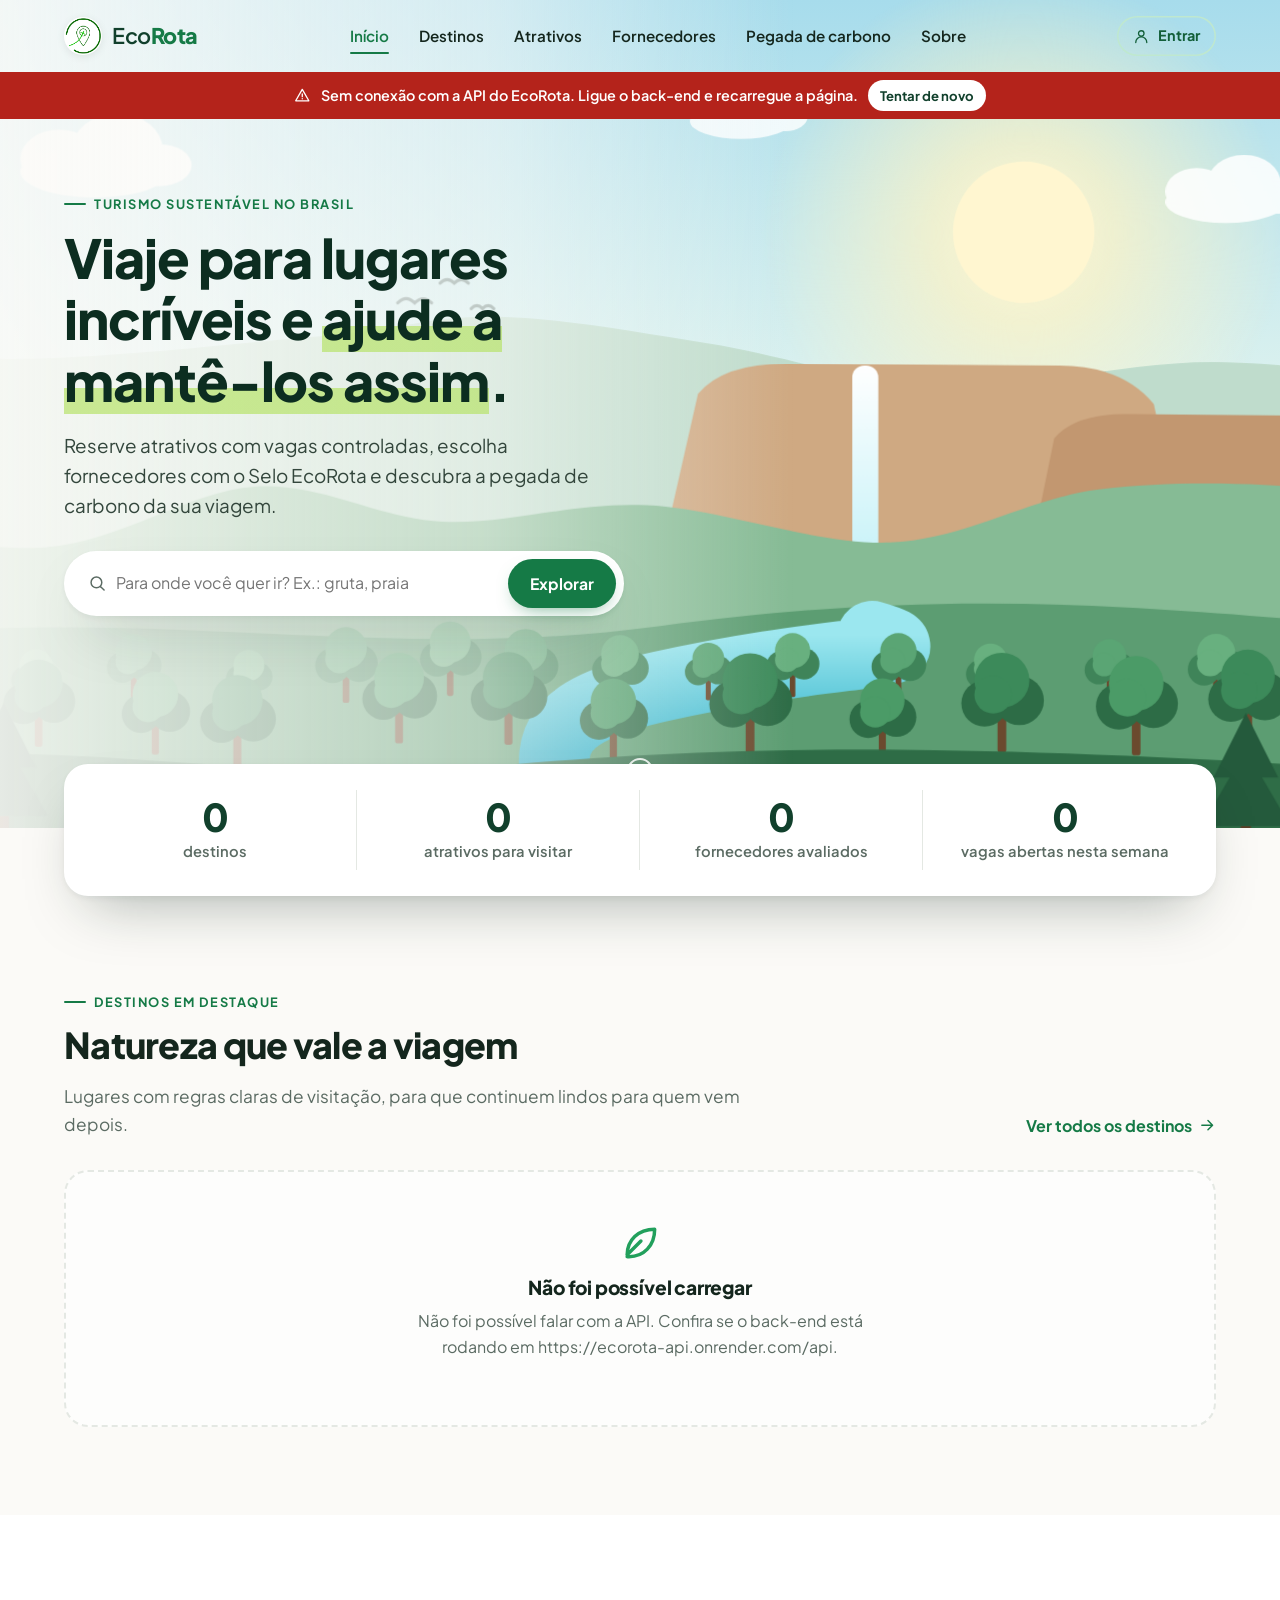
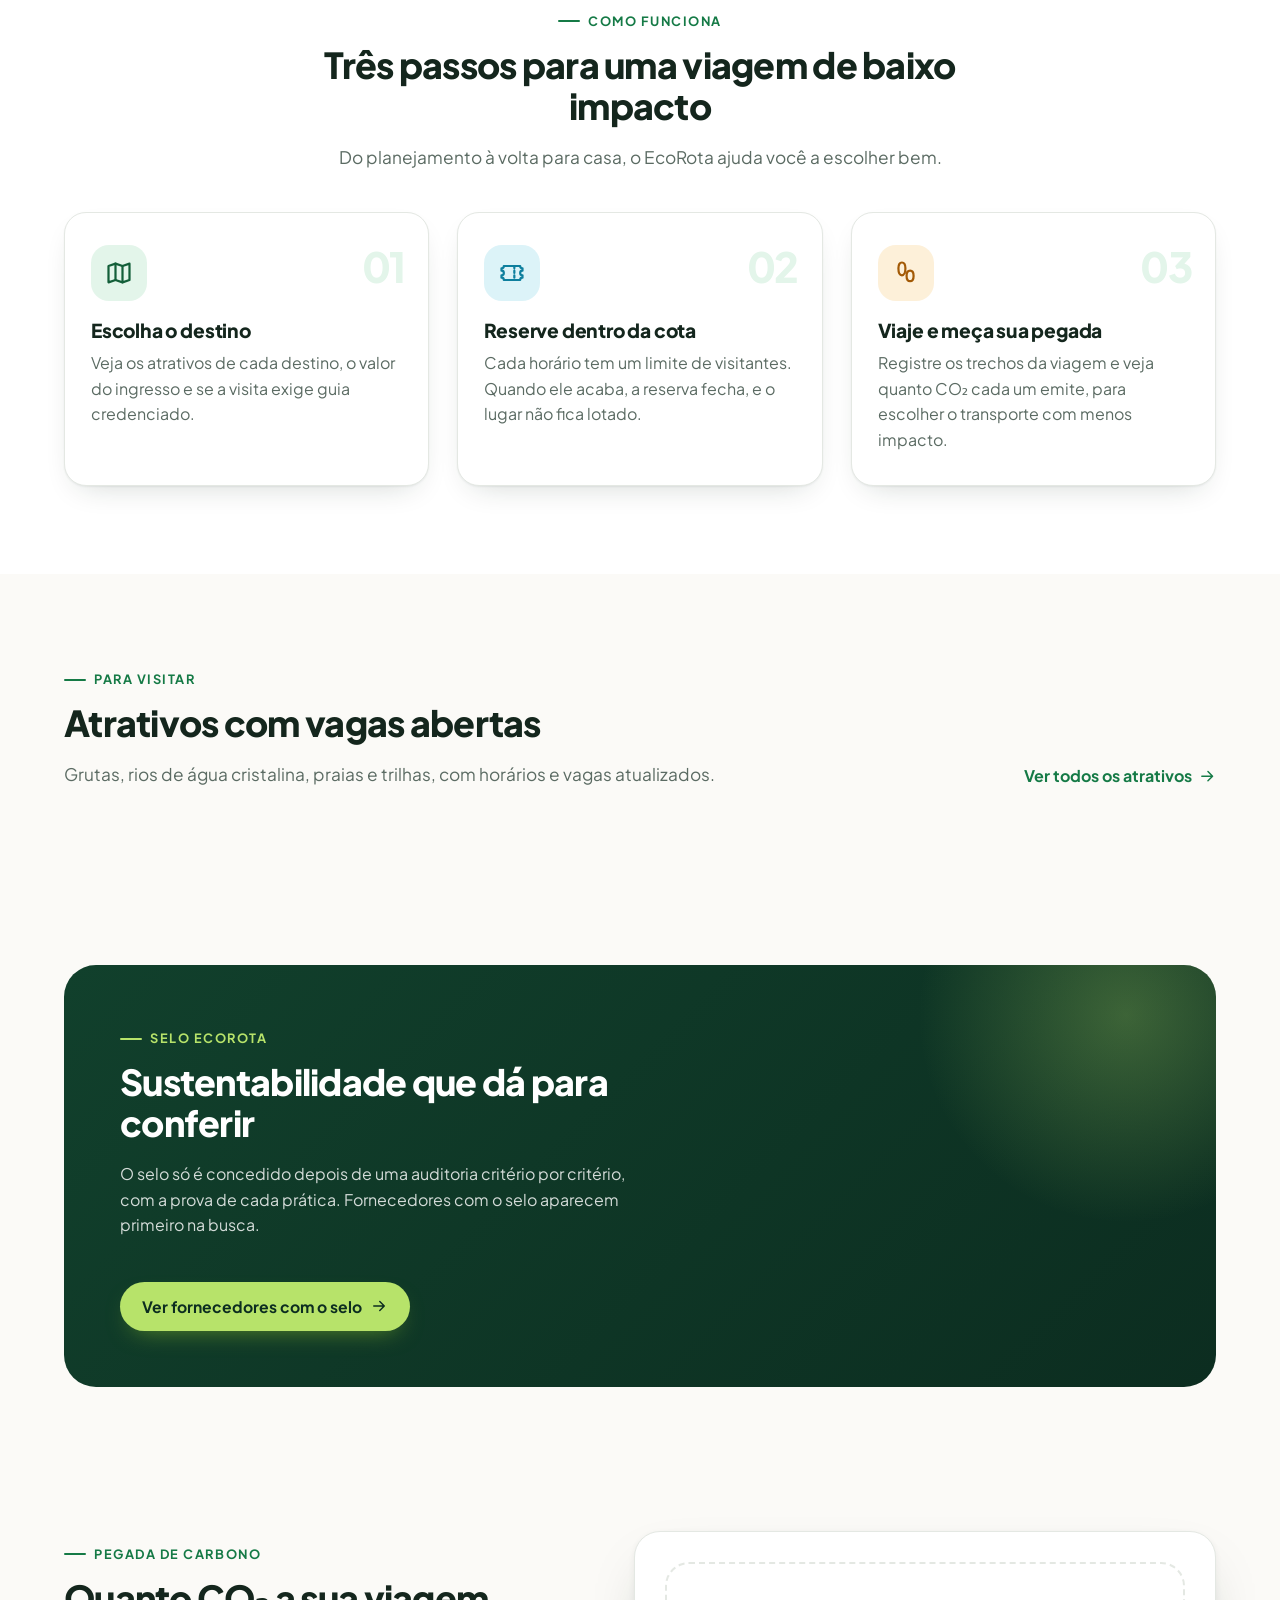
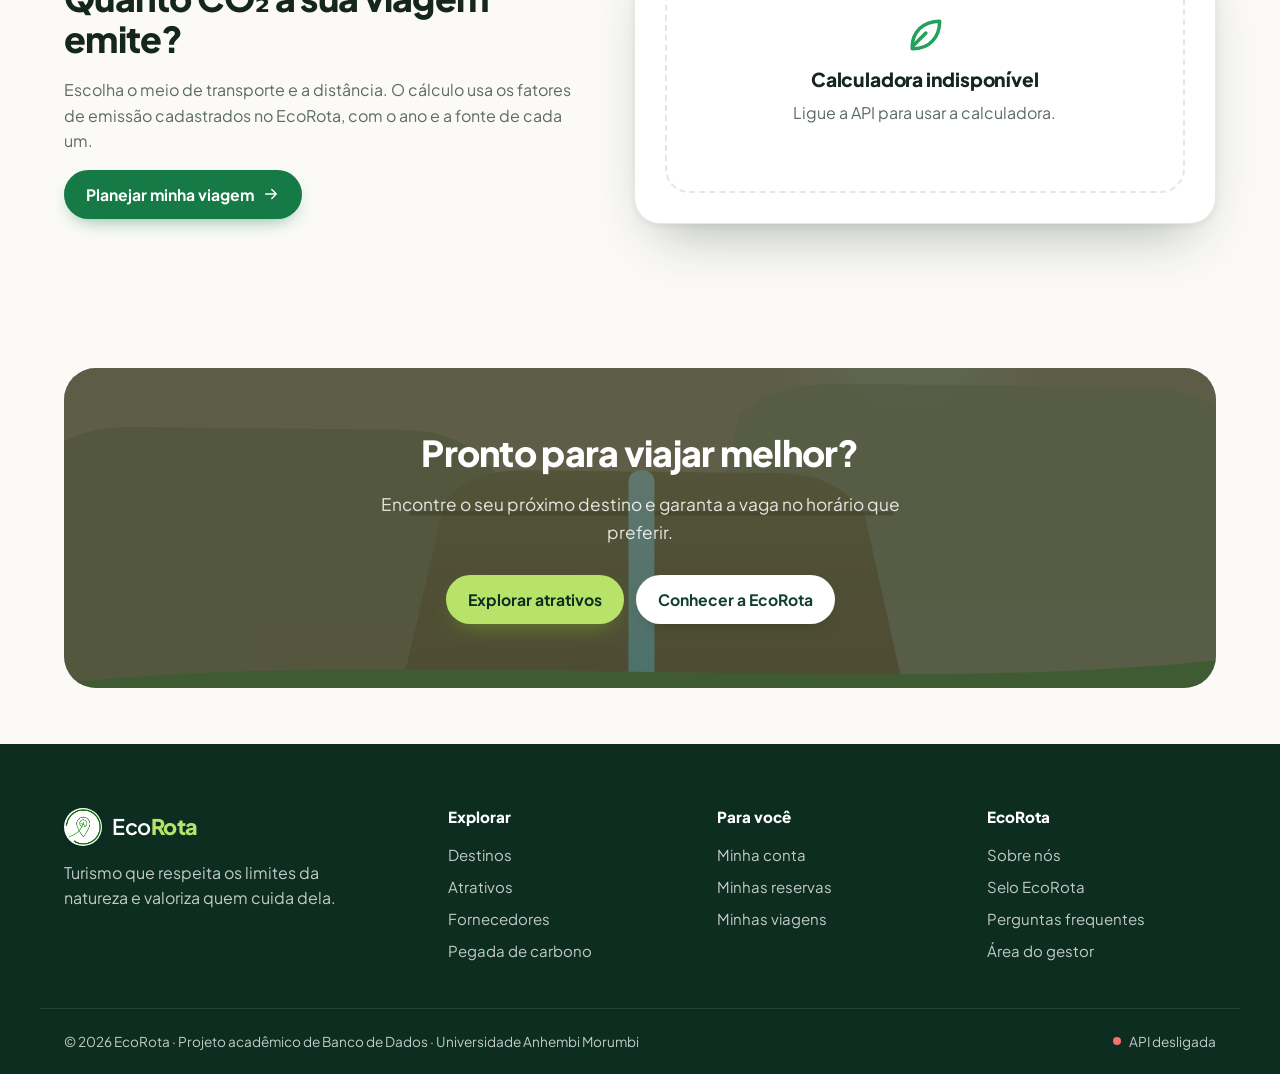
<file: index.html>
<!doctype html>
<html lang="pt-BR">
<head>
  <meta charset="utf-8">
  <meta name="viewport" content="width=device-width, initial-scale=1">
  <title>EcoRota · Turismo sustentável</title>
  <meta name="description" content="Reserve atrativos com vagas controladas, escolha fornecedores com o Selo EcoRota e calcule a pegada de carbono da sua viagem.">
  <link rel="icon" href="img/logo.png">
  <link rel="stylesheet" href="css/fontes.css">
  <link rel="stylesheet" href="css/estilo.css">
</head>
<body>
  <header id="topo"></header>

  <main>
    <!-- capa com a paisagem ilustrada -->
    <section class="capa" id="capa">
      <div class="container">
        <div class="capa-texto">
          <span class="sobretitulo entrar-1">Turismo sustentável no Brasil</span>
          <h1 class="entrar-2">Viaje para lugares incríveis e <em>ajude a mantê-los assim</em>.</h1>
          <p class="lead entrar-3">Reserve atrativos com vagas controladas, escolha fornecedores com o Selo EcoRota
            e descubra a pegada de carbono da sua viagem.</p>
          <form class="busca-capa entrar-4" action="atrativos.html">
            <label><span data-icone="busca"></span><span class="sr">Buscar</span>
              <input name="busca" placeholder="Para onde você quer ir? Ex.: gruta, praia" autocomplete="off"></label>
            <button class="btn" type="submit">Explorar</button>
          </form>
          <div class="sugestoes entrar-4" id="sugestoes"></div>
        </div>
      </div>
      <span class="rolar-dica" aria-hidden="true"></span>
    </section>

    <!-- números lidos no banco -->
    <section class="numeros-faixa">
      <div class="container">
        <div class="numeros-grade" id="numeros" data-revelar>
          <div class="numero-item"><strong data-contar="0" id="n-destinos">0</strong><span>destinos</span></div>
          <div class="numero-item"><strong data-contar="0" id="n-atrativos">0</strong><span>atrativos para visitar</span></div>
          <div class="numero-item"><strong data-contar="0" id="n-fornecedores">0</strong><span>fornecedores avaliados</span></div>
          <div class="numero-item"><strong data-contar="0" id="n-vagas">0</strong><span>vagas abertas nesta semana</span></div>
        </div>
      </div>
    </section>

    <div class="container" id="aviso-banco"></div>

    <section class="secao">
      <div class="container">
        <div class="linha-titulo">
          <div class="titulo-secao" data-revelar>
            <span class="sobretitulo">Destinos em destaque</span>
            <h2>Natureza que vale a viagem</h2>
            <p>Lugares com regras claras de visitação, para que continuem lindos para quem vem depois.</p>
          </div>
          <a class="link-seta" href="destinos.html" data-revelar>Ver todos os destinos <span data-icone="seta"></span></a>
        </div>
        <div class="grade-3" id="destinos"></div>
      </div>
    </section>

    <section class="secao fundo-claro">
      <div class="container">
        <div class="titulo-secao centro" data-revelar>
          <span class="sobretitulo">Como funciona</span>
          <h2>Três passos para uma viagem de baixo impacto</h2>
          <p>Do planejamento à volta para casa, o EcoRota ajuda você a escolher bem.</p>
        </div>
        <div class="passos">
          <article class="passo" data-revelar>
            <span class="icone-redondo"><span data-icone="mapa"></span></span>
            <h3>Escolha o destino</h3>
            <p>Veja os atrativos de cada destino, o valor do ingresso e se a visita exige guia credenciado.</p>
          </article>
          <article class="passo" data-revelar>
            <span class="icone-redondo azul"><span data-icone="ingresso"></span></span>
            <h3>Reserve dentro da cota</h3>
            <p>Cada horário tem um limite de visitantes. Quando ele acaba, a reserva fecha, e o lugar não fica lotado.</p>
          </article>
          <article class="passo" data-revelar>
            <span class="icone-redondo ambar"><span data-icone="pegada"></span></span>
            <h3>Viaje e meça sua pegada</h3>
            <p>Registre os trechos da viagem e veja quanto CO₂ cada um emite, para escolher o transporte com menos impacto.</p>
          </article>
        </div>
      </div>
    </section>

    <section class="secao">
      <div class="container">
        <div class="linha-titulo">
          <div class="titulo-secao" data-revelar>
            <span class="sobretitulo">Para visitar</span>
            <h2>Atrativos com vagas abertas</h2>
            <p>Grutas, rios de água cristalina, praias e trilhas, com horários e vagas atualizados.</p>
          </div>
          <a class="link-seta" href="atrativos.html" data-revelar>Ver todos os atrativos <span data-icone="seta"></span></a>
        </div>
        <div class="grade-3" id="atrativos"></div>
      </div>
    </section>

    <section class="secao compacta">
      <div class="container">
        <div class="faixa-selo" data-revelar>
          <div>
            <span class="sobretitulo">Selo EcoRota</span>
            <h2>Sustentabilidade que dá para conferir</h2>
            <p>O selo só é concedido depois de uma auditoria critério por critério, com a prova de cada prática.
              Fornecedores com o selo aparecem primeiro na busca.</p>
            <ul class="lista-check" id="selo-pontos"></ul>
            <a class="btn btn-lima" href="fornecedores.html?selo=1">Ver fornecedores com o selo <span data-icone="seta"></span></a>
          </div>
          <div class="mini-fornecedores" id="mini-fornecedores"></div>
        </div>
      </div>
    </section>

    <section class="secao">
      <div class="container calc-pegada">
        <div data-revelar>
          <span class="sobretitulo">Pegada de carbono</span>
          <h2>Quanto CO₂ a sua viagem emite?</h2>
          <p class="suave">Escolha o meio de transporte e a distância. O cálculo usa os fatores de emissão cadastrados
            no EcoRota, com o ano e a fonte de cada um.</p>
          <a class="btn" href="pegada.html">Planejar minha viagem <span data-icone="seta"></span></a>
        </div>
        <div class="calc-caixa" id="calculadora" data-revelar></div>
      </div>
    </section>

    <section class="secao compacta">
      <div class="container">
        <div class="chamada" id="chamada" data-revelar>
          <h2>Pronto para viajar melhor?</h2>
          <p>Encontre o seu próximo destino e garanta a vaga no horário que preferir.</p>
          <div class="botoes">
            <a class="btn btn-lima" href="atrativos.html">Explorar atrativos</a>
            <a class="btn btn-claro" href="sobre.html">Conhecer a EcoRota</a>
          </div>
        </div>
      </div>
    </section>
  </main>

  <footer id="rodape" class="rodape"></footer>

  <script src="js/api.js"></script>
  <script src="js/ui.js"></script>
  <script src="js/arte.js"></script>
  <script src="js/componentes.js"></script>
  <script src="js/demo.js"></script>
  <script src="js/inicio.js"></script>
</body>
</html>
</file>
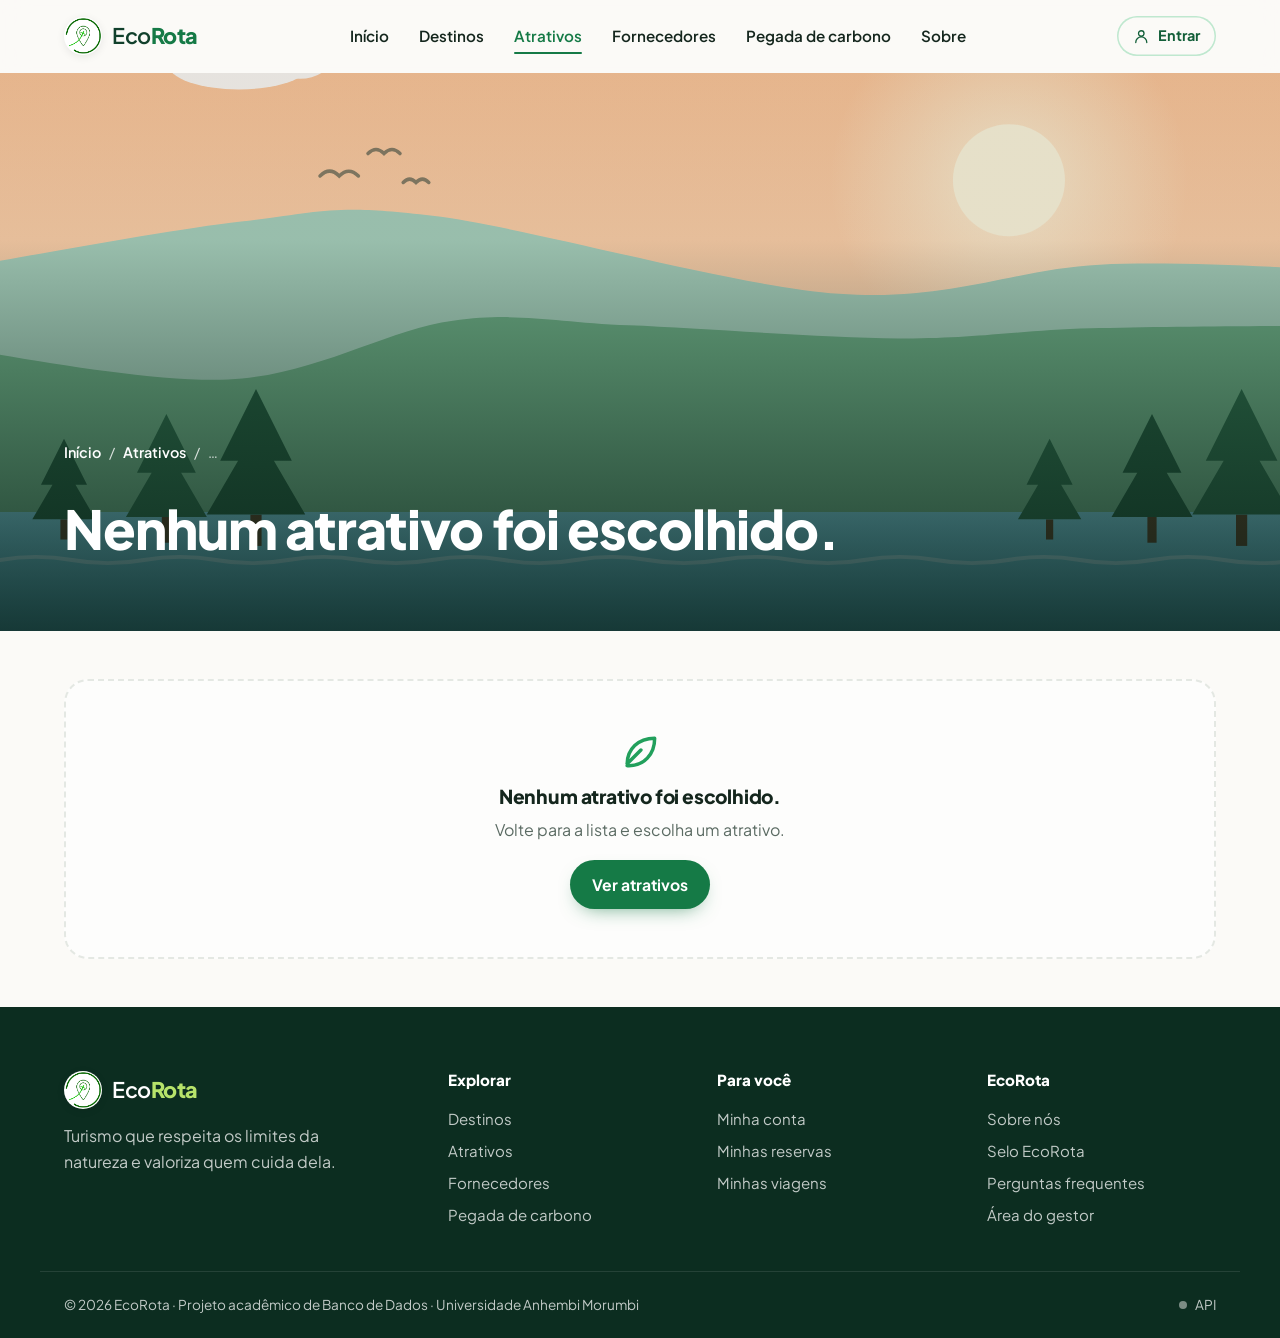
<file: atrativo.html>
<!doctype html>
<html lang="pt-BR">
<head>
  <meta charset="utf-8">
  <meta name="viewport" content="width=device-width, initial-scale=1">
  <title>Atrativo · EcoRota</title>
  <meta name="description" content="Horários, vagas e reserva do atrativo, dentro da capacidade de carga do lugar.">
  <link rel="icon" href="img/logo.png">
  <link rel="stylesheet" href="css/fontes.css">
  <link rel="stylesheet" href="css/estilo.css">
</head>
<body>
  <header id="topo"></header>

  <main>
    <section class="banner-atrativo" id="banner">
      <div class="container">
        <nav class="trilha-nav" aria-label="Você está em">
          <a href="index.html">Início</a><span>/</span><a href="atrativos.html">Atrativos</a><span>/</span><span id="trilha-nome">…</span>
        </nav>
        <div class="etiquetas entrar-1" id="etiquetas"></div>
        <h1 class="entrar-2" id="nome">Carregando…</h1>
        <p class="local entrar-3" id="local"></p>
      </div>
    </section>

    <div class="container">
      <div id="erro-pagina"></div>
      <div class="layout-detalhe" id="layout" hidden>
        <div>
          <section data-revelar>
            <span class="sobretitulo">Sobre a visita</span>
            <h2 id="titulo-sobre">Como é a visita</h2>
            <p class="lead suave" id="descricao"></p>
            <div class="infos" id="infos"></div>
          </section>

          <section class="cartao" data-revelar>
            <h3>Capacidade de carga</h3>
            <p class="suave pequeno">O limite de visitantes que o lugar aguenta sem se degradar. Quando as vagas de um horário acabam, a reserva fecha.</p>
            <div class="capacidade">
              <div class="medidor" id="medidor">
                <svg viewBox="0 0 120 120" aria-hidden="true">
                  <circle class="fundo" cx="60" cy="60" r="52" fill="none" stroke-width="12"/>
                  <circle class="valor-arco" cx="60" cy="60" r="52" fill="none" stroke-width="12" stroke-dasharray="326.7" stroke-dashoffset="326.7"/>
                </svg>
                <div class="centro"><div><strong id="pct">0%</strong><span>ocupado</span></div></div>
              </div>
              <div id="texto-capacidade"></div>
            </div>
          </section>

          <section class="cartao" data-revelar>
            <h3>Boas práticas na visita</h3>
            <ul class="criterios">
              <li><span data-icone="check"></span>Chegue no horário reservado: o próximo grupo já tem as vagas dele.</li>
              <li><span data-icone="check"></span>Use protetor solar biodegradável antes de entrar na água.</li>
              <li><span data-icone="check"></span>Leve o seu lixo de volta e não alimente os animais.</li>
              <li><span data-icone="check"></span>Siga as trilhas sinalizadas e as orientações do guia.</li>
            </ul>
          </section>

          <section class="mais-destino" id="bloco-destino" hidden>
            <div class="linha-titulo">
              <div class="titulo-secao"><span class="sobretitulo">No mesmo destino</span><h2 id="titulo-destino">Mais para fazer</h2></div>
              <a class="link-seta" id="link-destino" href="atrativos.html">Ver todos <span data-icone="seta"></span></a>
            </div>
            <div class="grade-2" id="mesmo-destino"></div>
          </section>
        </div>

        <aside class="reserva-card" id="reserva" aria-label="Reserva"></aside>
      </div>
    </div>
  </main>

  <footer id="rodape" class="rodape"></footer>

  <script src="js/api.js"></script>
  <script src="js/ui.js"></script>
  <script src="js/arte.js"></script>
  <script src="js/componentes.js"></script>
  <script src="js/atrativo.js"></script>
</body>
</html>
</file>
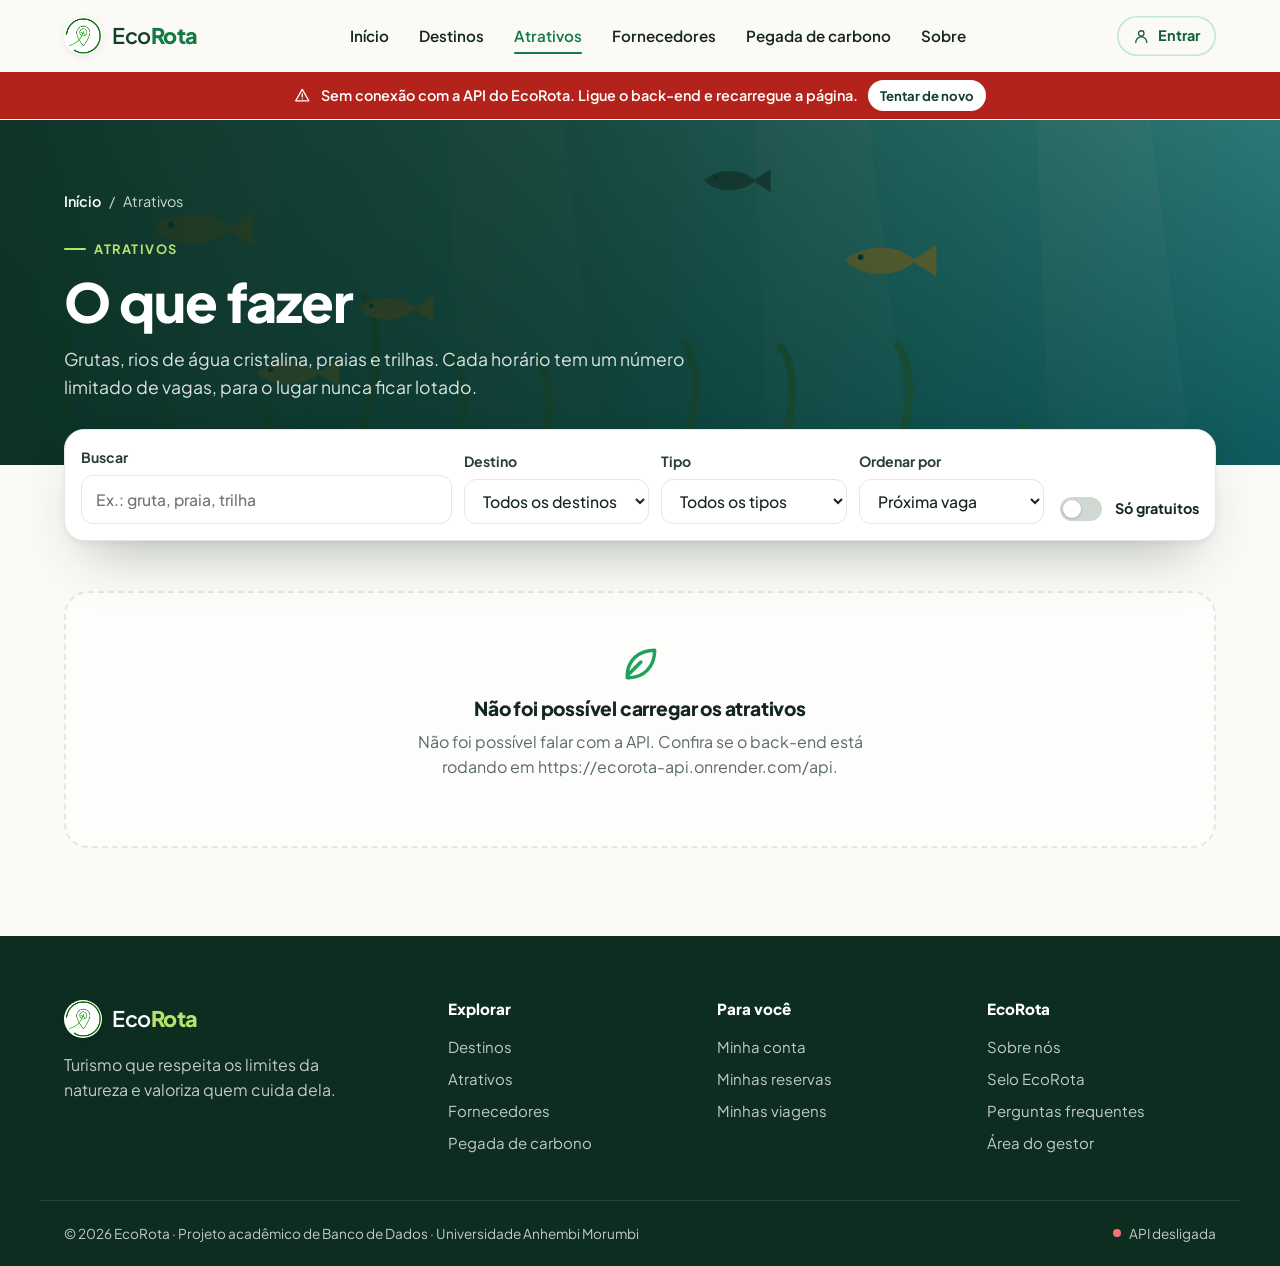
<file: atrativos.html>
<!doctype html>
<html lang="pt-BR">
<head>
  <meta charset="utf-8">
  <meta name="viewport" content="width=device-width, initial-scale=1">
  <title>Atrativos · EcoRota</title>
  <meta name="description" content="Grutas, rios, praias e trilhas com horários e vagas atualizados. Reserve dentro da capacidade de cada lugar.">
  <link rel="icon" href="img/logo.png">
  <link rel="stylesheet" href="css/fontes.css">
  <link rel="stylesheet" href="css/estilo.css">
</head>
<body>
  <header id="topo"></header>

  <main>
    <section class="cabecalho-pagina" data-arte="rio" data-semente="5">
      <div class="container">
        <nav class="trilha-nav" aria-label="Você está em"><a href="index.html">Início</a><span>/</span><span>Atrativos</span></nav>
        <span class="sobretitulo entrar-1">Atrativos</span>
        <h1 class="entrar-2" id="titulo">O que fazer</h1>
        <p class="entrar-3" id="subtitulo">Grutas, rios de água cristalina, praias e trilhas. Cada horário tem um número
          limitado de vagas, para o lugar nunca ficar lotado.</p>
      </div>
    </section>

    <section class="secao colada">
      <div class="container">
        <form class="barra-filtros" id="filtros" role="search">
          <label class="campo largo">Buscar
            <input id="busca" name="busca" type="search" placeholder="Ex.: gruta, praia, trilha" autocomplete="off">
          </label>
          <label class="campo">Destino
            <select id="destino"><option value="">Todos os destinos</option></select>
          </label>
          <label class="campo">Tipo
            <select id="tipo"><option value="">Todos os tipos</option></select>
          </label>
          <label class="campo">Ordenar por
            <select id="ordem">
              <option value="vaga">Próxima vaga</option>
              <option value="preco">Menor preço</option>
              <option value="nome">Nome</option>
            </select>
          </label>
          <label class="interruptor"><input type="checkbox" id="gratis"> Só gratuitos</label>
        </form>

        <div class="resultado-info">
          <span id="resumo"></span>
          <button class="btn btn-mini btn-contorno" id="limpar" type="button" hidden>Limpar filtros</button>
        </div>
        <div class="grade-3" id="lista"></div>
      </div>
    </section>
  </main>

  <footer id="rodape" class="rodape"></footer>

  <script src="js/api.js"></script>
  <script src="js/ui.js"></script>
  <script src="js/arte.js"></script>
  <script src="js/componentes.js"></script>
  <script src="js/demo.js"></script>
  <script src="js/atrativos.js"></script>
</body>
</html>
</file>
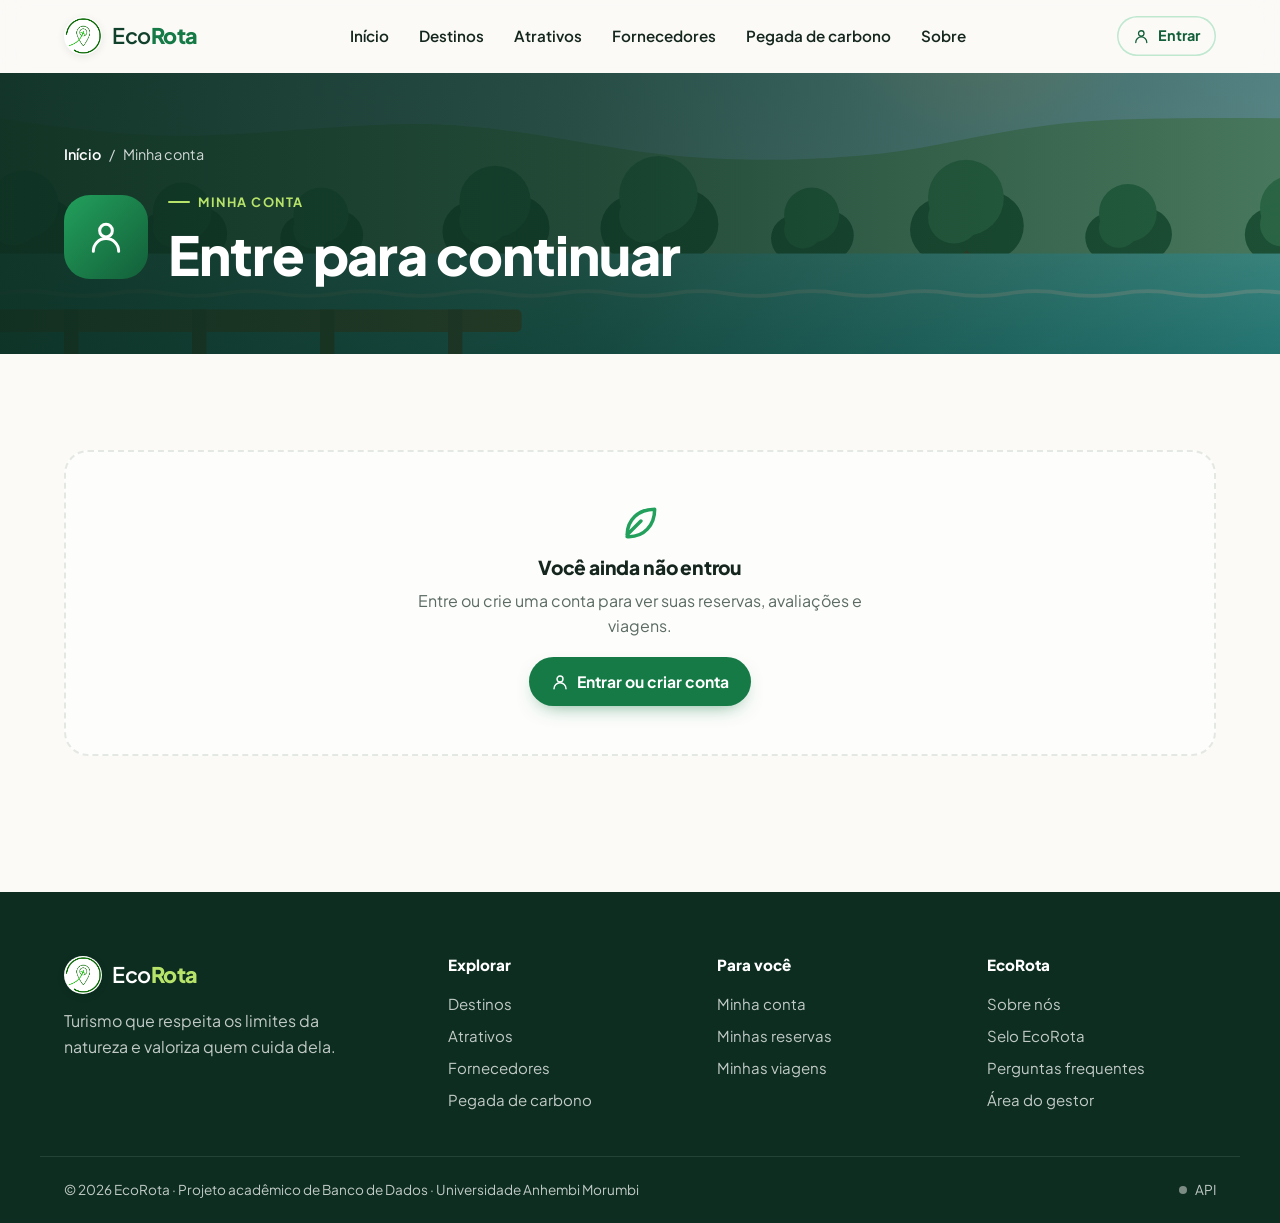
<file: conta.html>
<!doctype html>
<html lang="pt-BR">
<head>
  <meta charset="utf-8">
  <meta name="viewport" content="width=device-width, initial-scale=1">
  <title>Minha conta · EcoRota</title>
  <meta name="description" content="Suas reservas, avaliações e viagens no EcoRota.">
  <link rel="icon" href="img/logo.png">
  <link rel="stylesheet" href="css/fontes.css">
  <link rel="stylesheet" href="css/estilo.css">
</head>
<body>
  <header id="topo"></header>

  <main>
    <section class="cabecalho-pagina" data-arte="balneario" data-semente="6">
      <div class="container">
        <nav class="trilha-nav" aria-label="Você está em"><a href="index.html">Início</a><span>/</span><span>Minha conta</span></nav>
        <div class="perfil entrar-2" id="perfil">
          <span class="avatar avatar-grande">?</span>
          <div><span class="sobretitulo">Minha conta</span><h1>Olá!</h1></div>
        </div>
      </div>
    </section>

    <div class="container conta-conteudo" id="conteudo">
      <div class="linha-esqueleto"></div><div class="linha-esqueleto"></div>
    </div>
  </main>

  <footer id="rodape" class="rodape"></footer>

  <script src="js/api.js"></script>
  <script src="js/ui.js"></script>
  <script src="js/arte.js"></script>
  <script src="js/componentes.js"></script>
  <script src="js/conta.js"></script>
</body>
</html>
</file>
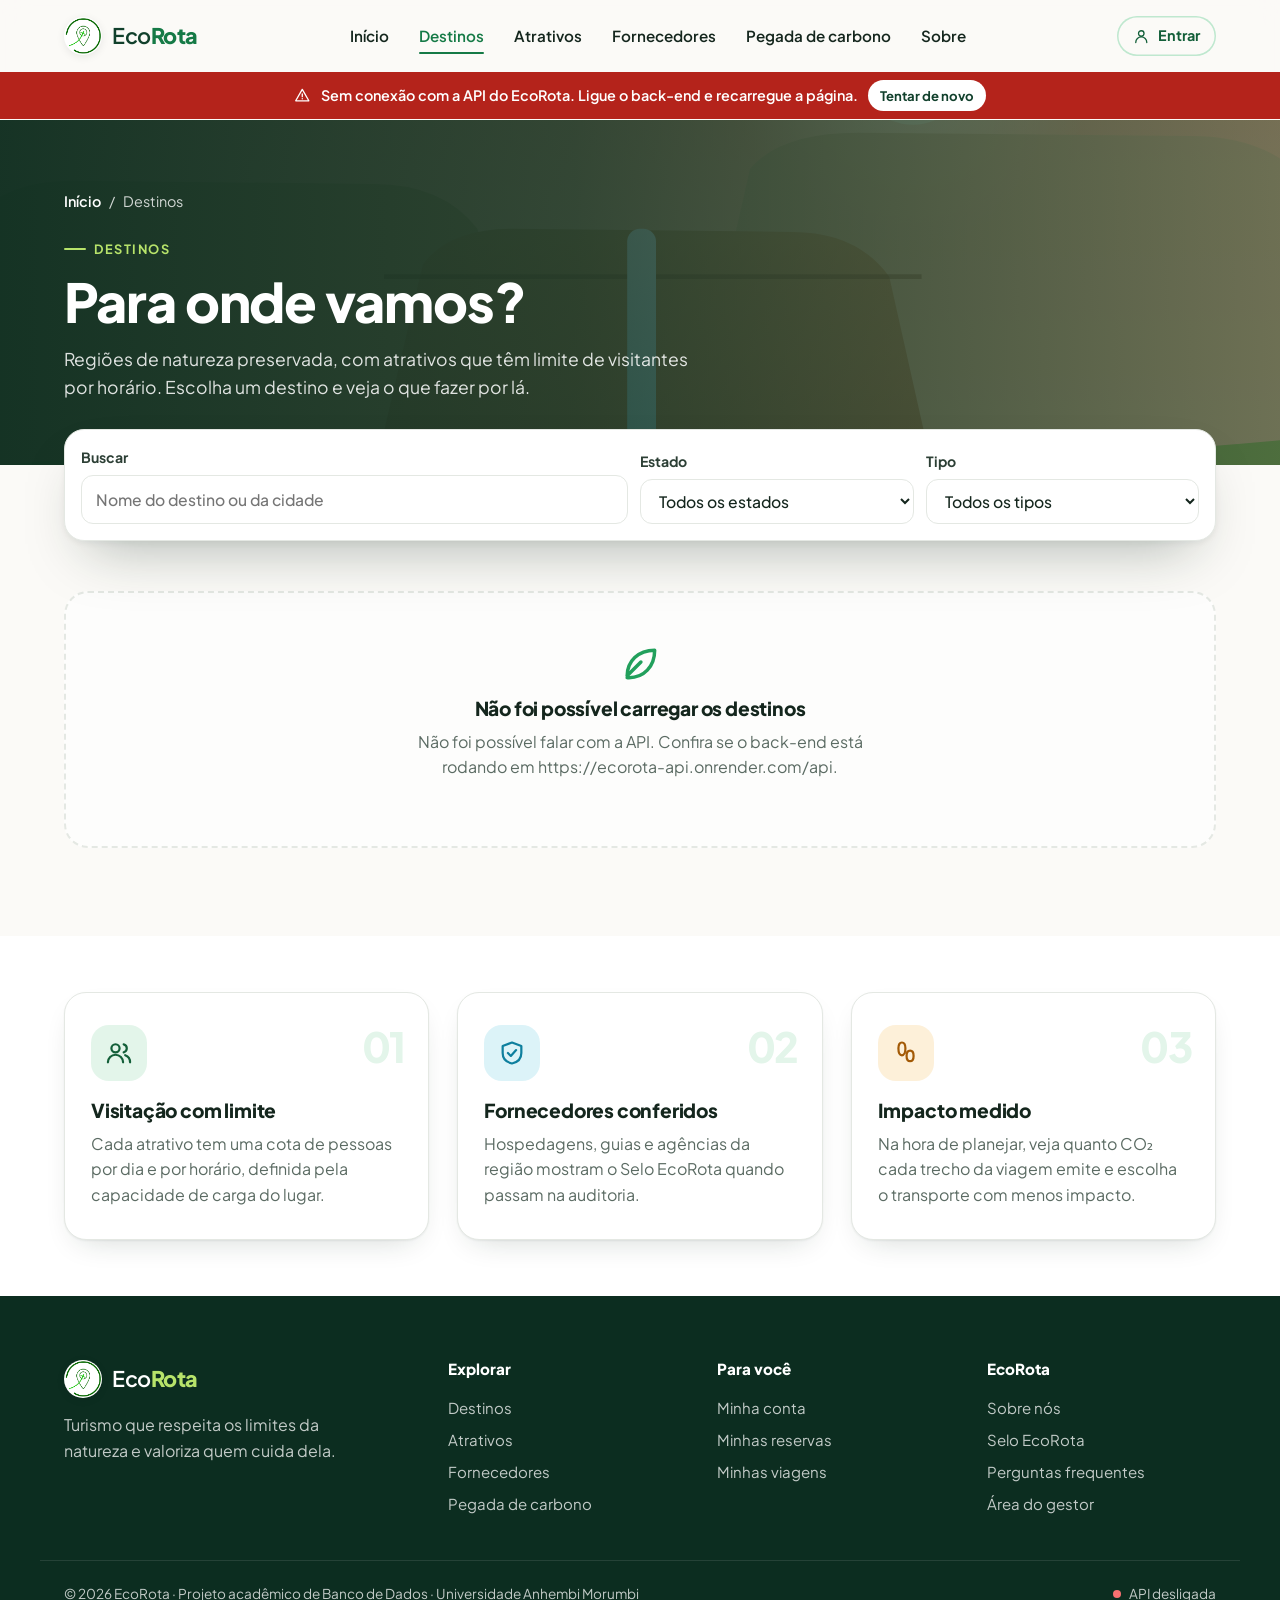
<file: destinos.html>
<!doctype html>
<html lang="pt-BR">
<head>
  <meta charset="utf-8">
  <meta name="viewport" content="width=device-width, initial-scale=1">
  <title>Destinos · EcoRota</title>
  <meta name="description" content="Destinos de natureza com regras claras de visitação: veja os atrativos de cada região e reserve dentro da cota.">
  <link rel="icon" href="img/logo.png">
  <link rel="stylesheet" href="css/fontes.css">
  <link rel="stylesheet" href="css/estilo.css">
</head>
<body>
  <header id="topo"></header>

  <main>
    <section class="cabecalho-pagina" data-arte="chapada" data-semente="3">
      <div class="container">
        <nav class="trilha-nav" aria-label="Você está em"><a href="index.html">Início</a><span>/</span><span>Destinos</span></nav>
        <span class="sobretitulo entrar-1">Destinos</span>
        <h1 class="entrar-2">Para onde vamos?</h1>
        <p class="entrar-3">Regiões de natureza preservada, com atrativos que têm limite de visitantes por horário.
          Escolha um destino e veja o que fazer por lá.</p>
      </div>
    </section>

    <section class="secao colada">
      <div class="container">
        <form class="barra-filtros" id="filtros" role="search">
          <label class="campo largo">Buscar
            <input id="busca" type="search" placeholder="Nome do destino ou da cidade" autocomplete="off">
          </label>
          <label class="campo">Estado
            <select id="uf"><option value="">Todos os estados</option></select>
          </label>
          <label class="campo">Tipo
            <select id="tipo"><option value="">Todos os tipos</option></select>
          </label>
        </form>

        <div class="resultado-info"><span id="resumo"></span></div>
        <div class="grade-3" id="lista"></div>
      </div>
    </section>

    <section class="secao compacta fundo-claro">
      <div class="container">
        <div class="passos">
          <article class="passo" data-revelar>
            <span class="icone-redondo"><span data-icone="pessoas"></span></span>
            <h3>Visitação com limite</h3>
            <p>Cada atrativo tem uma cota de pessoas por dia e por horário, definida pela capacidade de carga do lugar.</p>
          </article>
          <article class="passo" data-revelar>
            <span class="icone-redondo azul"><span data-icone="selo"></span></span>
            <h3>Fornecedores conferidos</h3>
            <p>Hospedagens, guias e agências da região mostram o Selo EcoRota quando passam na auditoria.</p>
          </article>
          <article class="passo" data-revelar>
            <span class="icone-redondo ambar"><span data-icone="pegada"></span></span>
            <h3>Impacto medido</h3>
            <p>Na hora de planejar, veja quanto CO₂ cada trecho da viagem emite e escolha o transporte com menos impacto.</p>
          </article>
        </div>
      </div>
    </section>
  </main>

  <footer id="rodape" class="rodape"></footer>

  <script src="js/api.js"></script>
  <script src="js/ui.js"></script>
  <script src="js/arte.js"></script>
  <script src="js/componentes.js"></script>
  <script src="js/demo.js"></script>
  <script src="js/destinos.js"></script>
</body>
</html>
</file>
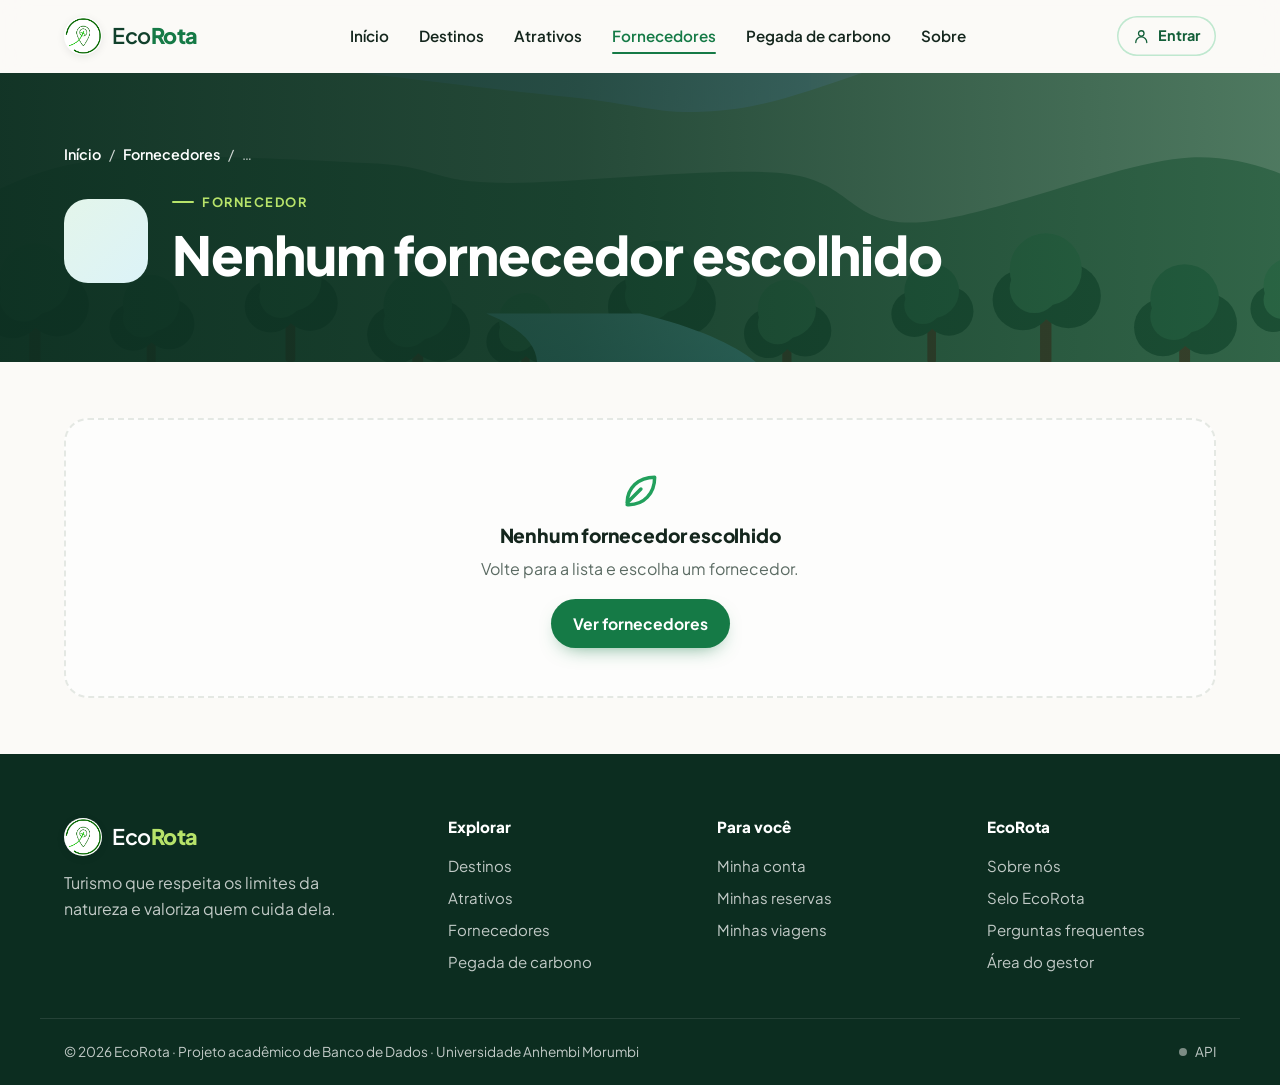
<file: fornecedor.html>
<!doctype html>
<html lang="pt-BR">
<head>
  <meta charset="utf-8">
  <meta name="viewport" content="width=device-width, initial-scale=1">
  <title>Fornecedor · EcoRota</title>
  <meta name="description" content="Perfil do fornecedor: Selo EcoRota, avaliações de viajantes e respostas do negócio.">
  <link rel="icon" href="img/logo.png">
  <link rel="stylesheet" href="css/fontes.css">
  <link rel="stylesheet" href="css/estilo.css">
</head>
<body>
  <header id="topo"></header>

  <main>
    <section class="cabecalho-pagina" id="cabecalho">
      <div class="container">
        <nav class="trilha-nav" aria-label="Você está em">
          <a href="index.html">Início</a><span>/</span><a href="fornecedores.html">Fornecedores</a><span>/</span><span id="trilha-nome">…</span>
        </nav>
        <div class="cabecalho-fornecedor entrar-2">
          <span class="icone-tipo grande" id="icone"></span>
          <div>
            <span class="sobretitulo" id="tipo-local">Fornecedor</span>
            <h1 id="nome">Carregando…</h1>
            <div class="marcas" id="marcas"></div>
          </div>
        </div>
      </div>
    </section>

    <div class="container">
      <div id="erro-pagina"></div>
      <div class="layout-detalhe" id="layout" hidden>
        <div>
          <div id="aviso-perfil"></div>

          <section class="cartao" data-revelar>
            <h3>Avaliações dos viajantes</h3>
            <div class="resumo-notas" id="resumo"></div>
            <div id="avaliacoes"></div>
          </section>

          <section class="cartao" id="bloco-avaliar" data-revelar>
            <h3>Avalie este fornecedor</h3>
            <p class="suave pequeno">Conte o que você viu das práticas sustentáveis: água, energia, lixo, respeito à natureza e à comunidade.</p>
            <form class="form" id="f-avaliar">
              <fieldset class="escolha-nota" aria-label="Nota de 1 a 5">
                <input type="radio" name="nota" value="5" id="n5"><label for="n5" title="5 estrelas"><span data-icone="estrela"></span></label>
                <input type="radio" name="nota" value="4" id="n4"><label for="n4" title="4 estrelas"><span data-icone="estrela"></span></label>
                <input type="radio" name="nota" value="3" id="n3"><label for="n3" title="3 estrelas"><span data-icone="estrela"></span></label>
                <input type="radio" name="nota" value="2" id="n2"><label for="n2" title="2 estrelas"><span data-icone="estrela"></span></label>
                <input type="radio" name="nota" value="1" id="n1"><label for="n1" title="1 estrela"><span data-icone="estrela"></span></label>
              </fieldset>
              <label class="campo">Comentário
                <textarea name="comentario" required maxlength="1000" placeholder="Ex.: separam o lixo, usam energia solar, contratam guias da região…"></textarea>
              </label>
              <div><button class="btn" type="submit"><span data-icone="conversa"></span>Publicar avaliação</button></div>
            </form>
          </section>
        </div>

        <aside class="coluna-lateral">
          <section class="cartao" id="bloco-selo" data-revelar></section>
          <section class="cartao" id="bloco-dono" data-revelar></section>
        </aside>
      </div>
    </div>
  </main>

  <footer id="rodape" class="rodape"></footer>

  <script src="js/api.js"></script>
  <script src="js/ui.js"></script>
  <script src="js/arte.js"></script>
  <script src="js/componentes.js"></script>
  <script src="js/fornecedor.js"></script>
</body>
</html>
</file>
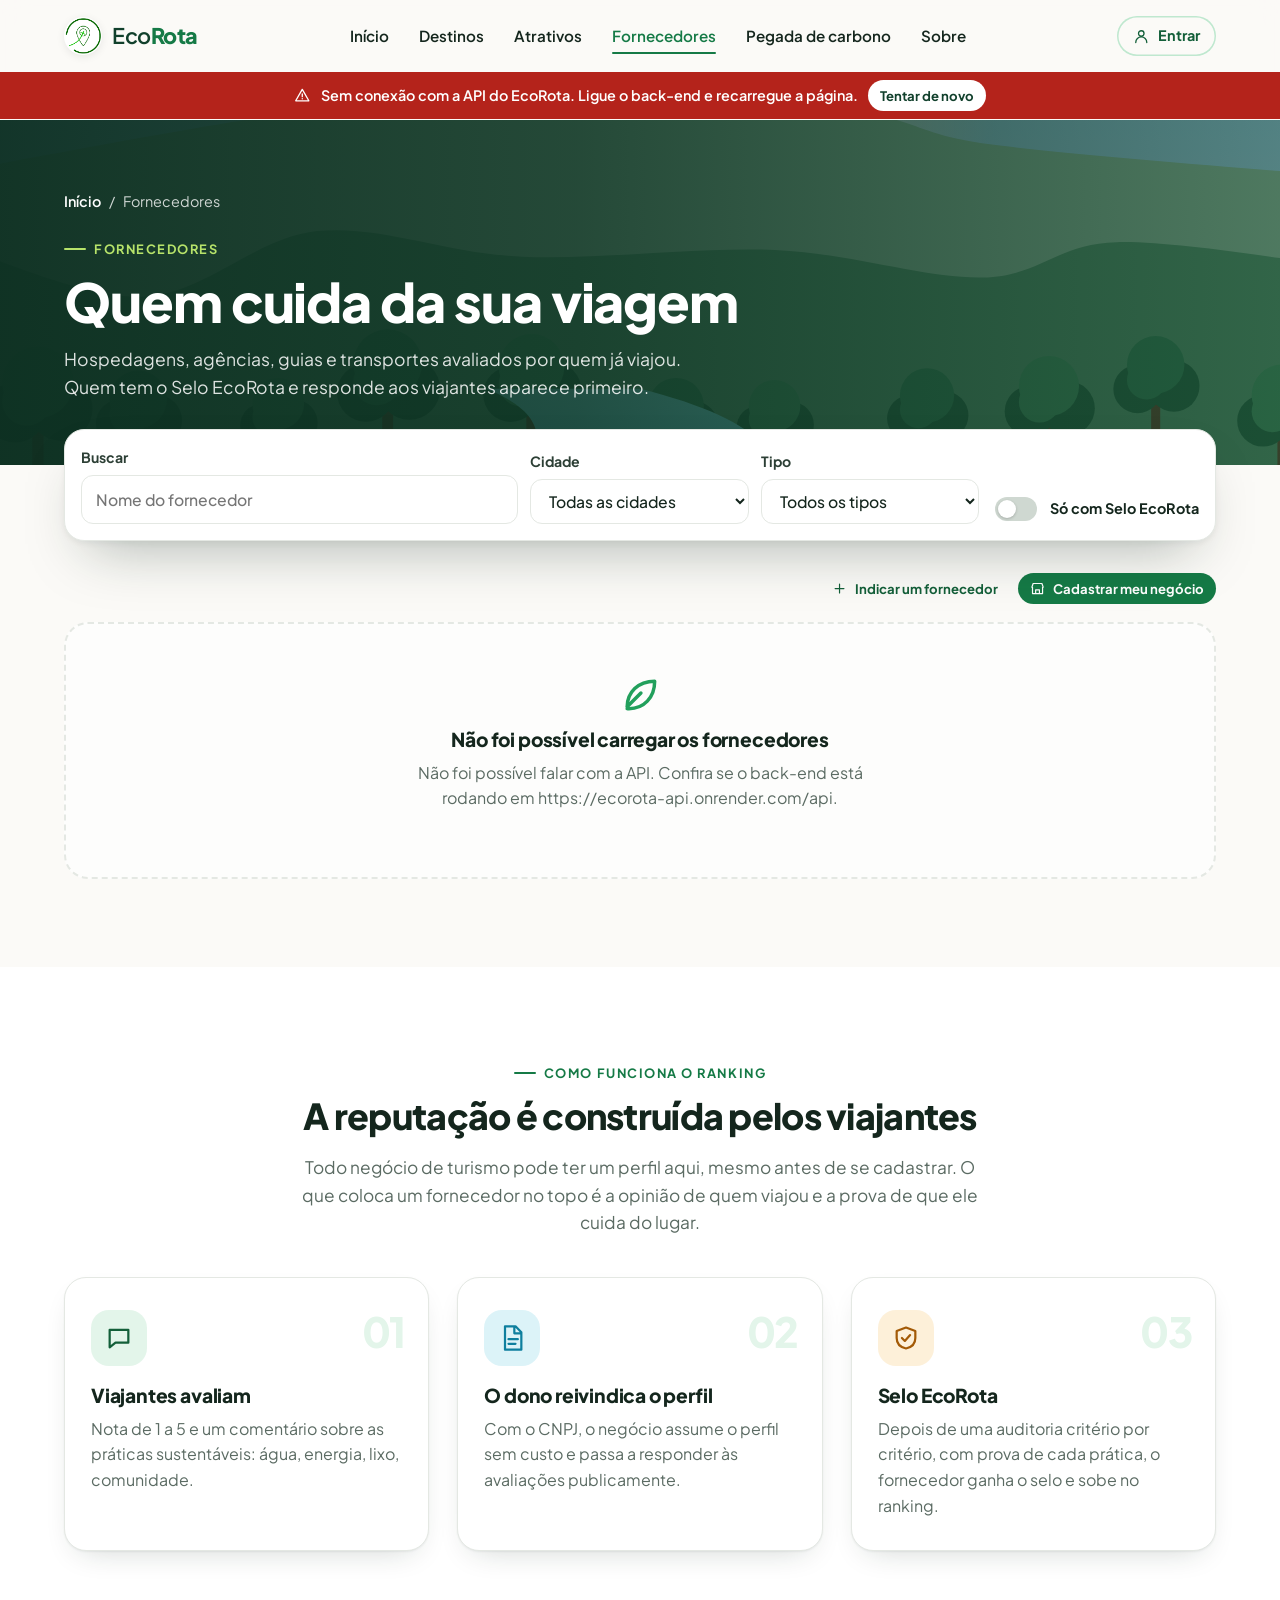
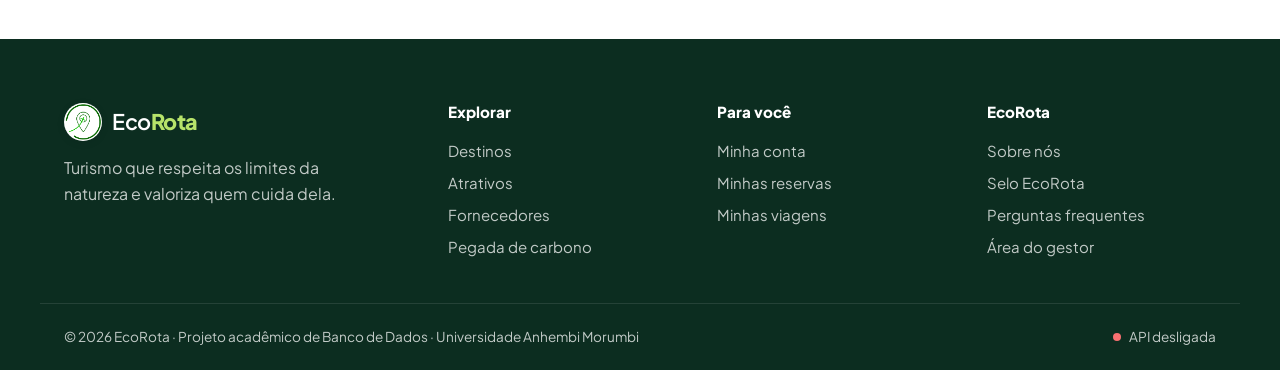
<file: fornecedores.html>
<!doctype html>
<html lang="pt-BR">
<head>
  <meta charset="utf-8">
  <meta name="viewport" content="width=device-width, initial-scale=1">
  <title>Fornecedores · EcoRota</title>
  <meta name="description" content="Hospedagens, agências, guias e transportes avaliados por viajantes. Quem tem o Selo EcoRota aparece primeiro.">
  <link rel="icon" href="img/logo.png">
  <link rel="stylesheet" href="css/fontes.css">
  <link rel="stylesheet" href="css/estilo.css">
</head>
<body>
  <header id="topo"></header>

  <main>
    <section class="cabecalho-pagina" data-arte="floresta" data-semente="4">
      <div class="container">
        <nav class="trilha-nav" aria-label="Você está em"><a href="index.html">Início</a><span>/</span><span>Fornecedores</span></nav>
        <span class="sobretitulo entrar-1">Fornecedores</span>
        <h1 class="entrar-2">Quem cuida da sua viagem</h1>
        <p class="entrar-3">Hospedagens, agências, guias e transportes avaliados por quem já viajou.
          Quem tem o Selo EcoRota e responde aos viajantes aparece primeiro.</p>
      </div>
    </section>

    <section class="secao colada">
      <div class="container">
        <form class="barra-filtros" id="filtros" role="search">
          <label class="campo largo">Buscar
            <input id="busca" type="search" placeholder="Nome do fornecedor" autocomplete="off">
          </label>
          <label class="campo">Cidade
            <select id="municipio"><option value="">Todas as cidades</option></select>
          </label>
          <label class="campo">Tipo
            <select id="tipo"><option value="">Todos os tipos</option></select>
          </label>
          <label class="interruptor"><input type="checkbox" id="so-selo"> Só com Selo EcoRota</label>
        </form>

        <div class="resultado-info">
          <span id="resumo"></span>
          <div class="botoes-linha">
            <button class="btn btn-mini btn-contorno" id="indicar" type="button"><span data-icone="mais"></span>Indicar um fornecedor</button>
            <button class="btn btn-mini" id="cadastrar" type="button"><span data-icone="loja"></span>Cadastrar meu negócio</button>
          </div>
        </div>
        <div class="grade-3" id="lista"></div>
      </div>
    </section>

    <section class="secao fundo-claro">
      <div class="container">
        <div class="titulo-secao centro" data-revelar>
          <span class="sobretitulo">Como funciona o ranking</span>
          <h2>A reputação é construída pelos viajantes</h2>
          <p>Todo negócio de turismo pode ter um perfil aqui, mesmo antes de se cadastrar. O que coloca um fornecedor no topo é
            a opinião de quem viajou e a prova de que ele cuida do lugar.</p>
        </div>
        <div class="passos">
          <article class="passo" data-revelar>
            <span class="icone-redondo"><span data-icone="conversa"></span></span>
            <h3>Viajantes avaliam</h3>
            <p>Nota de 1 a 5 e um comentário sobre as práticas sustentáveis: água, energia, lixo, comunidade.</p>
          </article>
          <article class="passo" data-revelar>
            <span class="icone-redondo azul"><span data-icone="documento"></span></span>
            <h3>O dono reivindica o perfil</h3>
            <p>Com o CNPJ, o negócio assume o perfil sem custo e passa a responder às avaliações publicamente.</p>
          </article>
          <article class="passo" data-revelar>
            <span class="icone-redondo ambar"><span data-icone="selo"></span></span>
            <h3>Selo EcoRota</h3>
            <p>Depois de uma auditoria critério por critério, com prova de cada prática, o fornecedor ganha o selo e sobe no ranking.</p>
          </article>
        </div>
      </div>
    </section>
  </main>

  <footer id="rodape" class="rodape"></footer>

  <script src="js/api.js"></script>
  <script src="js/ui.js"></script>
  <script src="js/arte.js"></script>
  <script src="js/componentes.js"></script>
  <script src="js/demo.js"></script>
  <script src="js/fornecedores.js"></script>
</body>
</html>
</file>
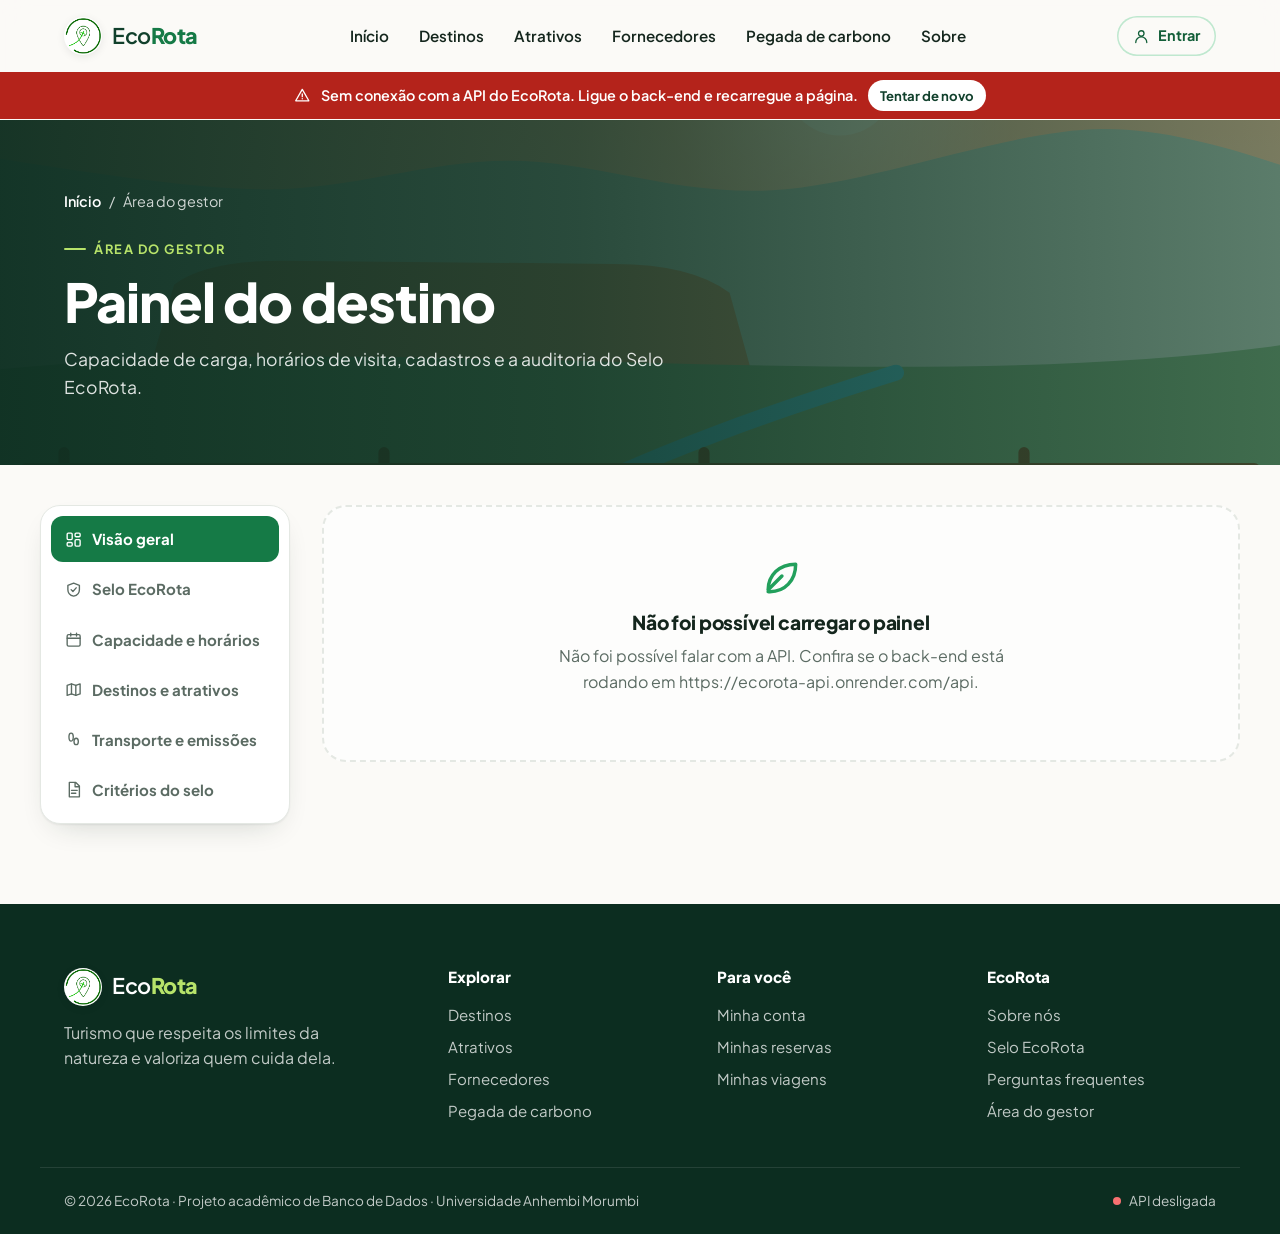
<file: gestor.html>
<!doctype html>
<html lang="pt-BR">
<head>
  <meta charset="utf-8">
  <meta name="viewport" content="width=device-width, initial-scale=1">
  <title>Área do gestor · EcoRota</title>
  <meta name="description" content="Painel do destino: capacidade de carga, horários de visita, cadastros e auditoria do Selo EcoRota.">
  <link rel="icon" href="img/logo.png">
  <link rel="stylesheet" href="css/fontes.css">
  <link rel="stylesheet" href="css/estilo.css">
</head>
<body>
  <header id="topo"></header>

  <main>
    <section class="cabecalho-pagina" data-arte="mirante" data-semente="5">
      <div class="container">
        <nav class="trilha-nav" aria-label="Você está em"><a href="index.html">Início</a><span>/</span><span>Área do gestor</span></nav>
        <span class="sobretitulo entrar-1">Área do gestor</span>
        <h1 class="entrar-2">Painel do destino</h1>
        <p class="entrar-3">Capacidade de carga, horários de visita, cadastros e a auditoria do Selo EcoRota.</p>
      </div>
    </section>

    <div class="container painel">
      <nav class="painel-menu" id="menu-painel" aria-label="Seções do painel">
        <button type="button" data-aba="visao" class="ativa"><span data-icone="painel"></span>Visão geral</button>
        <button type="button" data-aba="selos"><span data-icone="selo"></span>Selo EcoRota<span class="contagem" id="c-selos" hidden></span></button>
        <button type="button" data-aba="horarios"><span data-icone="calendario"></span>Capacidade e horários</button>
        <button type="button" data-aba="cadastros"><span data-icone="mapa"></span>Destinos e atrativos</button>
        <button type="button" data-aba="emissoes"><span data-icone="pegada"></span>Transporte e emissões</button>
        <button type="button" data-aba="criterios"><span data-icone="documento"></span>Critérios do selo</button>
      </nav>
      <div id="painel-conteudo"><div class="linha-esqueleto"></div><div class="linha-esqueleto"></div></div>
    </div>
  </main>

  <footer id="rodape" class="rodape"></footer>

  <script src="js/api.js"></script>
  <script src="js/ui.js"></script>
  <script src="js/arte.js"></script>
  <script src="js/componentes.js"></script>
  <script src="js/demo.js"></script>
  <script src="js/gestor.js"></script>
</body>
</html>
</file>
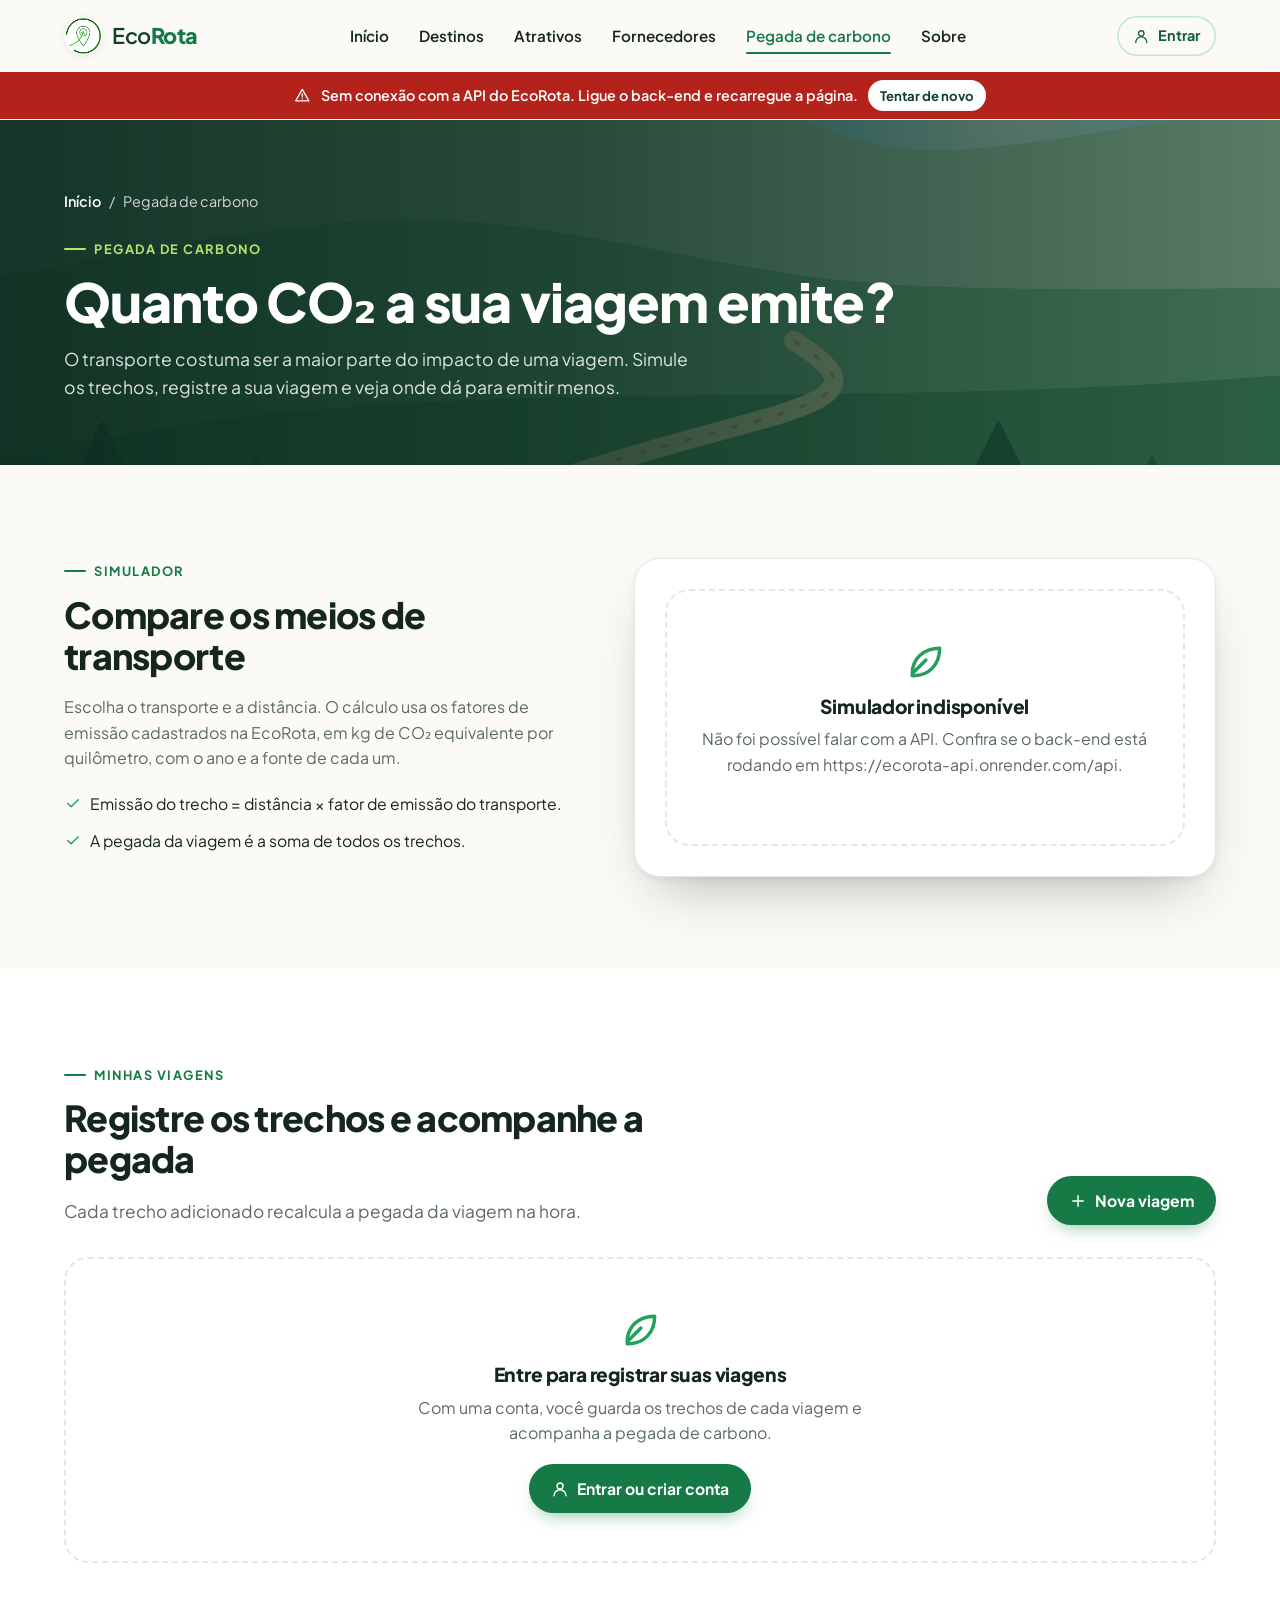
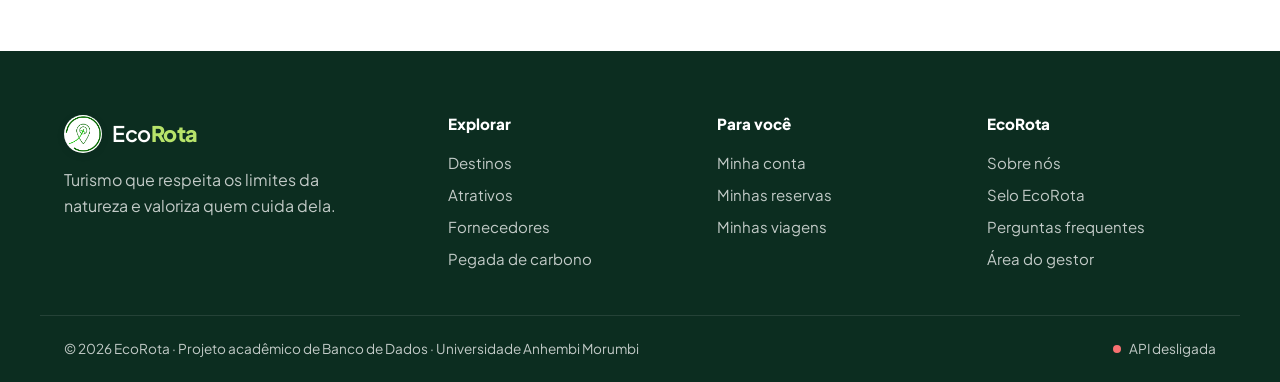
<file: pegada.html>
<!doctype html>
<html lang="pt-BR">
<head>
  <meta charset="utf-8">
  <meta name="viewport" content="width=device-width, initial-scale=1">
  <title>Pegada de carbono · EcoRota</title>
  <meta name="description" content="Calcule a pegada de carbono da sua viagem, trecho a trecho, e compare os meios de transporte.">
  <link rel="icon" href="img/logo.png">
  <link rel="stylesheet" href="css/fontes.css">
  <link rel="stylesheet" href="css/estilo.css">
</head>
<body>
  <header id="topo"></header>

  <main>
    <section class="cabecalho-pagina" data-arte="trilha" data-semente="12">
      <div class="container">
        <nav class="trilha-nav" aria-label="Você está em"><a href="index.html">Início</a><span>/</span><span>Pegada de carbono</span></nav>
        <span class="sobretitulo entrar-1">Pegada de carbono</span>
        <h1 class="entrar-2">Quanto CO₂ a sua viagem emite?</h1>
        <p class="entrar-3">O transporte costuma ser a maior parte do impacto de uma viagem. Simule os trechos, registre a sua viagem
          e veja onde dá para emitir menos.</p>
      </div>
    </section>

    <section class="secao">
      <div class="container calc-pegada">
        <div data-revelar>
          <span class="sobretitulo">Simulador</span>
          <h2>Compare os meios de transporte</h2>
          <p class="suave">Escolha o transporte e a distância. O cálculo usa os fatores de emissão cadastrados na EcoRota, em kg de CO₂
            equivalente por quilômetro, com o ano e a fonte de cada um.</p>
          <ul class="criterios regras">
            <li><span data-icone="check"></span><span>Emissão do trecho = distância × fator de emissão do transporte.</span></li>
            <li><span data-icone="check"></span><span>A pegada da viagem é a soma de todos os trechos.</span></li>
          </ul>
        </div>
        <div class="calc-caixa" id="calculadora" data-revelar></div>
      </div>
    </section>

    <section class="secao fundo-claro" id="viagens">
      <div class="container">
        <div class="linha-titulo">
          <div class="titulo-secao" data-revelar>
            <span class="sobretitulo">Minhas viagens</span>
            <h2>Registre os trechos e acompanhe a pegada</h2>
            <p>Cada trecho adicionado recalcula a pegada da viagem na hora.</p>
          </div>
          <button class="btn" id="nova-viagem" type="button"><span data-icone="mais"></span>Nova viagem</button>
        </div>
        <div id="area-viagens"></div>
      </div>
    </section>
  </main>

  <footer id="rodape" class="rodape"></footer>

  <script src="js/api.js"></script>
  <script src="js/ui.js"></script>
  <script src="js/arte.js"></script>
  <script src="js/componentes.js"></script>
  <script src="js/pegada.js"></script>
</body>
</html>
</file>
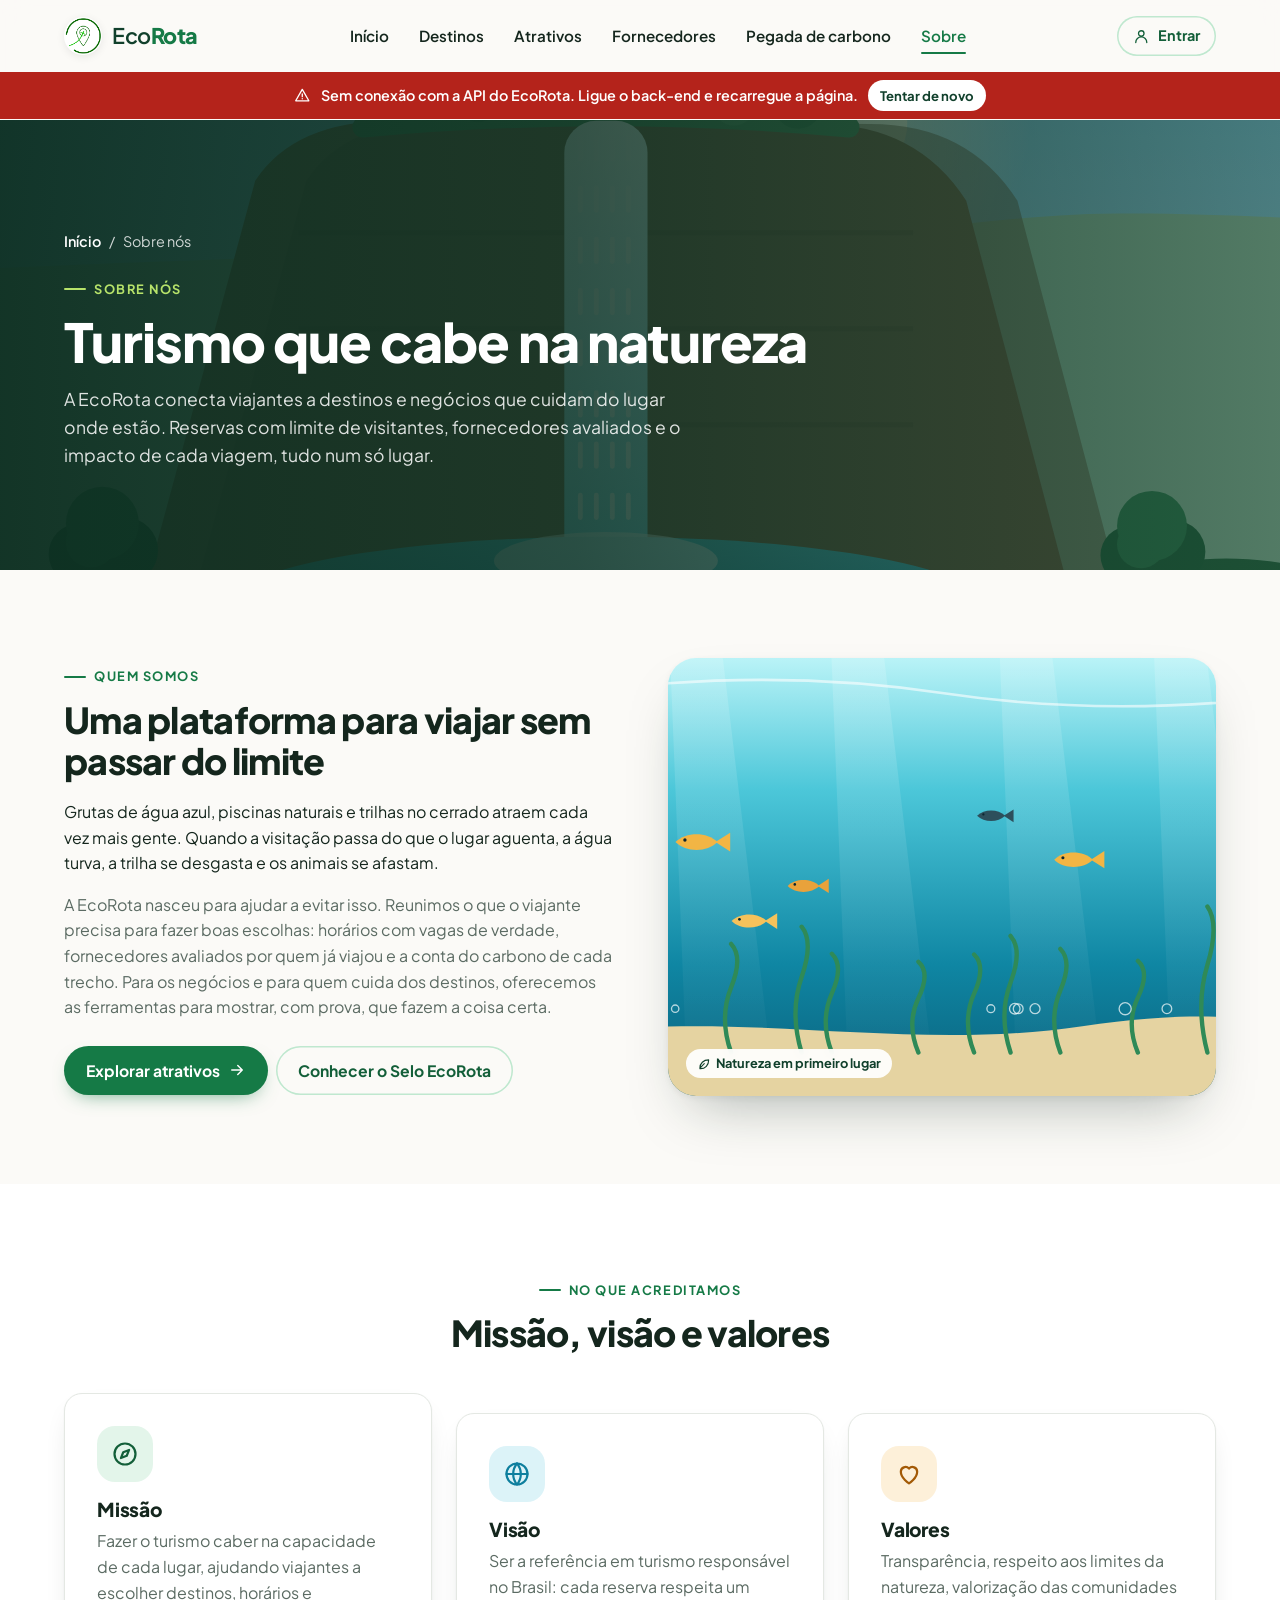
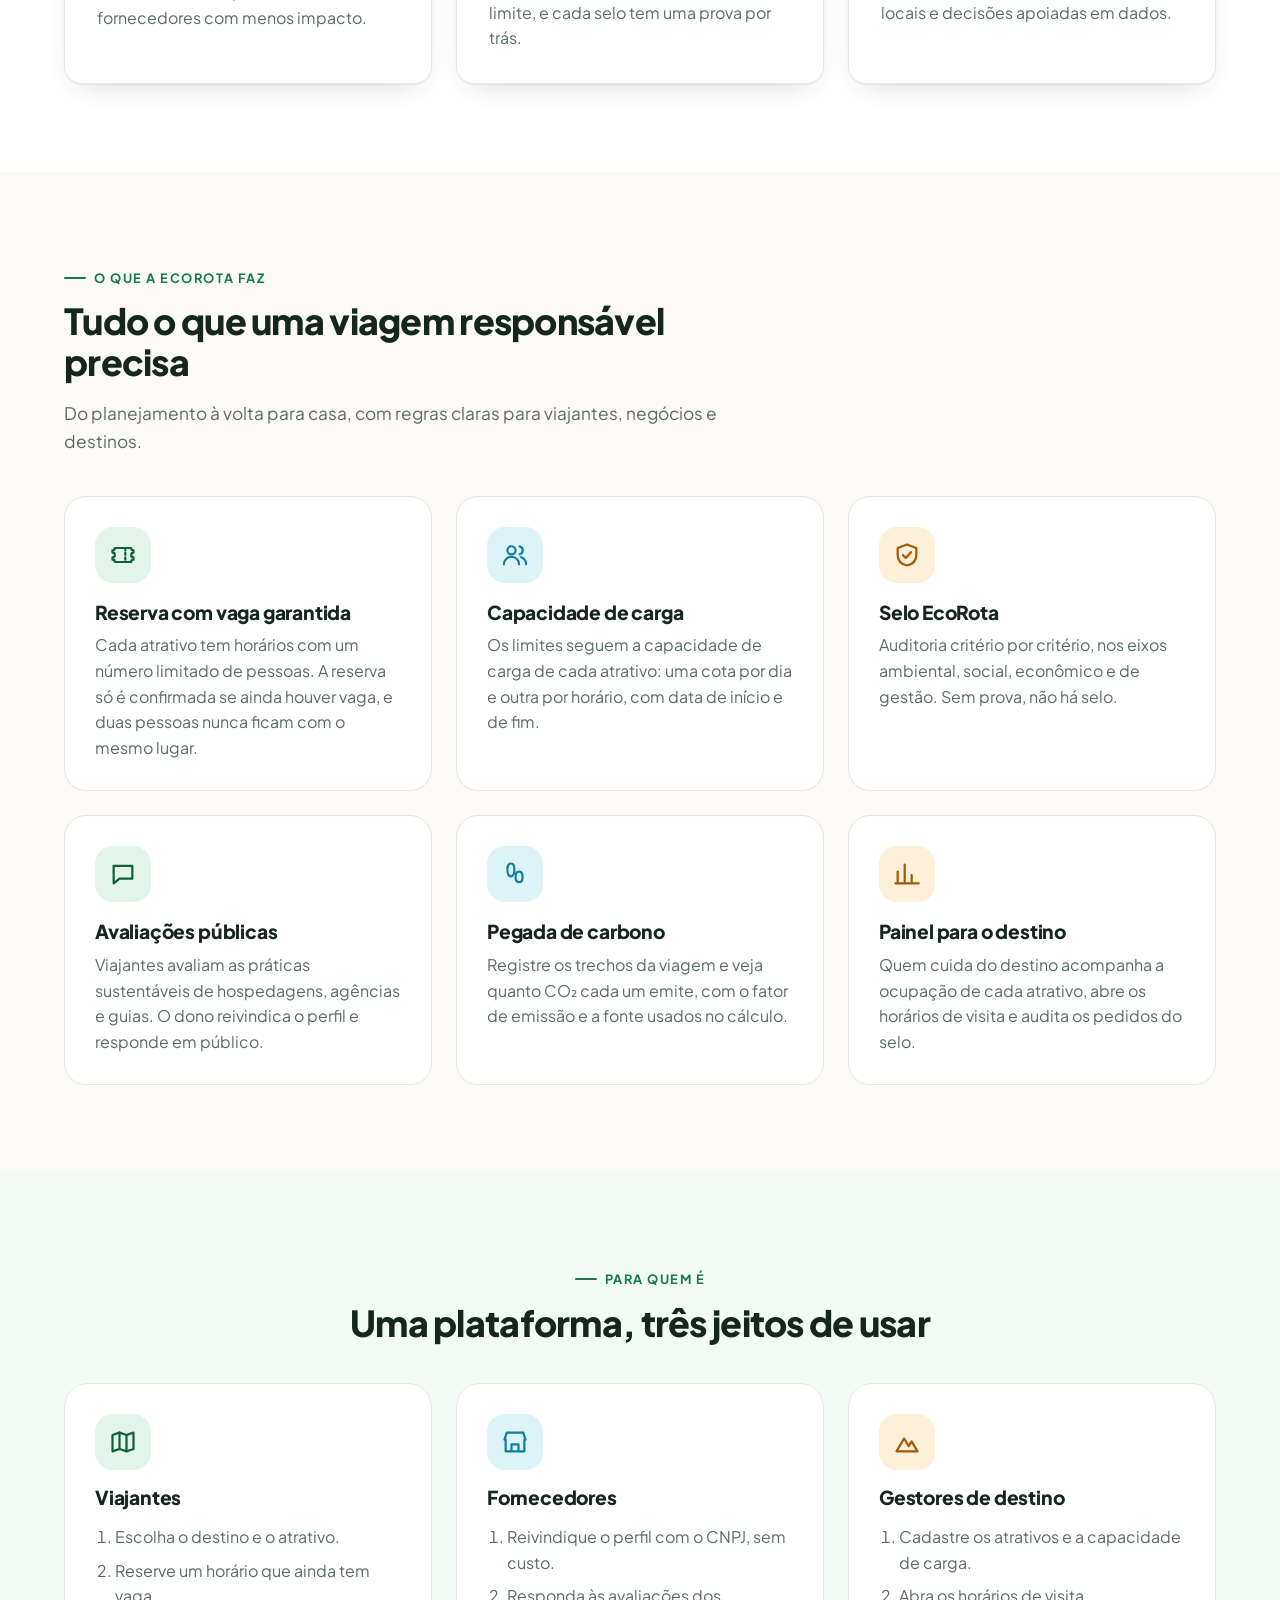
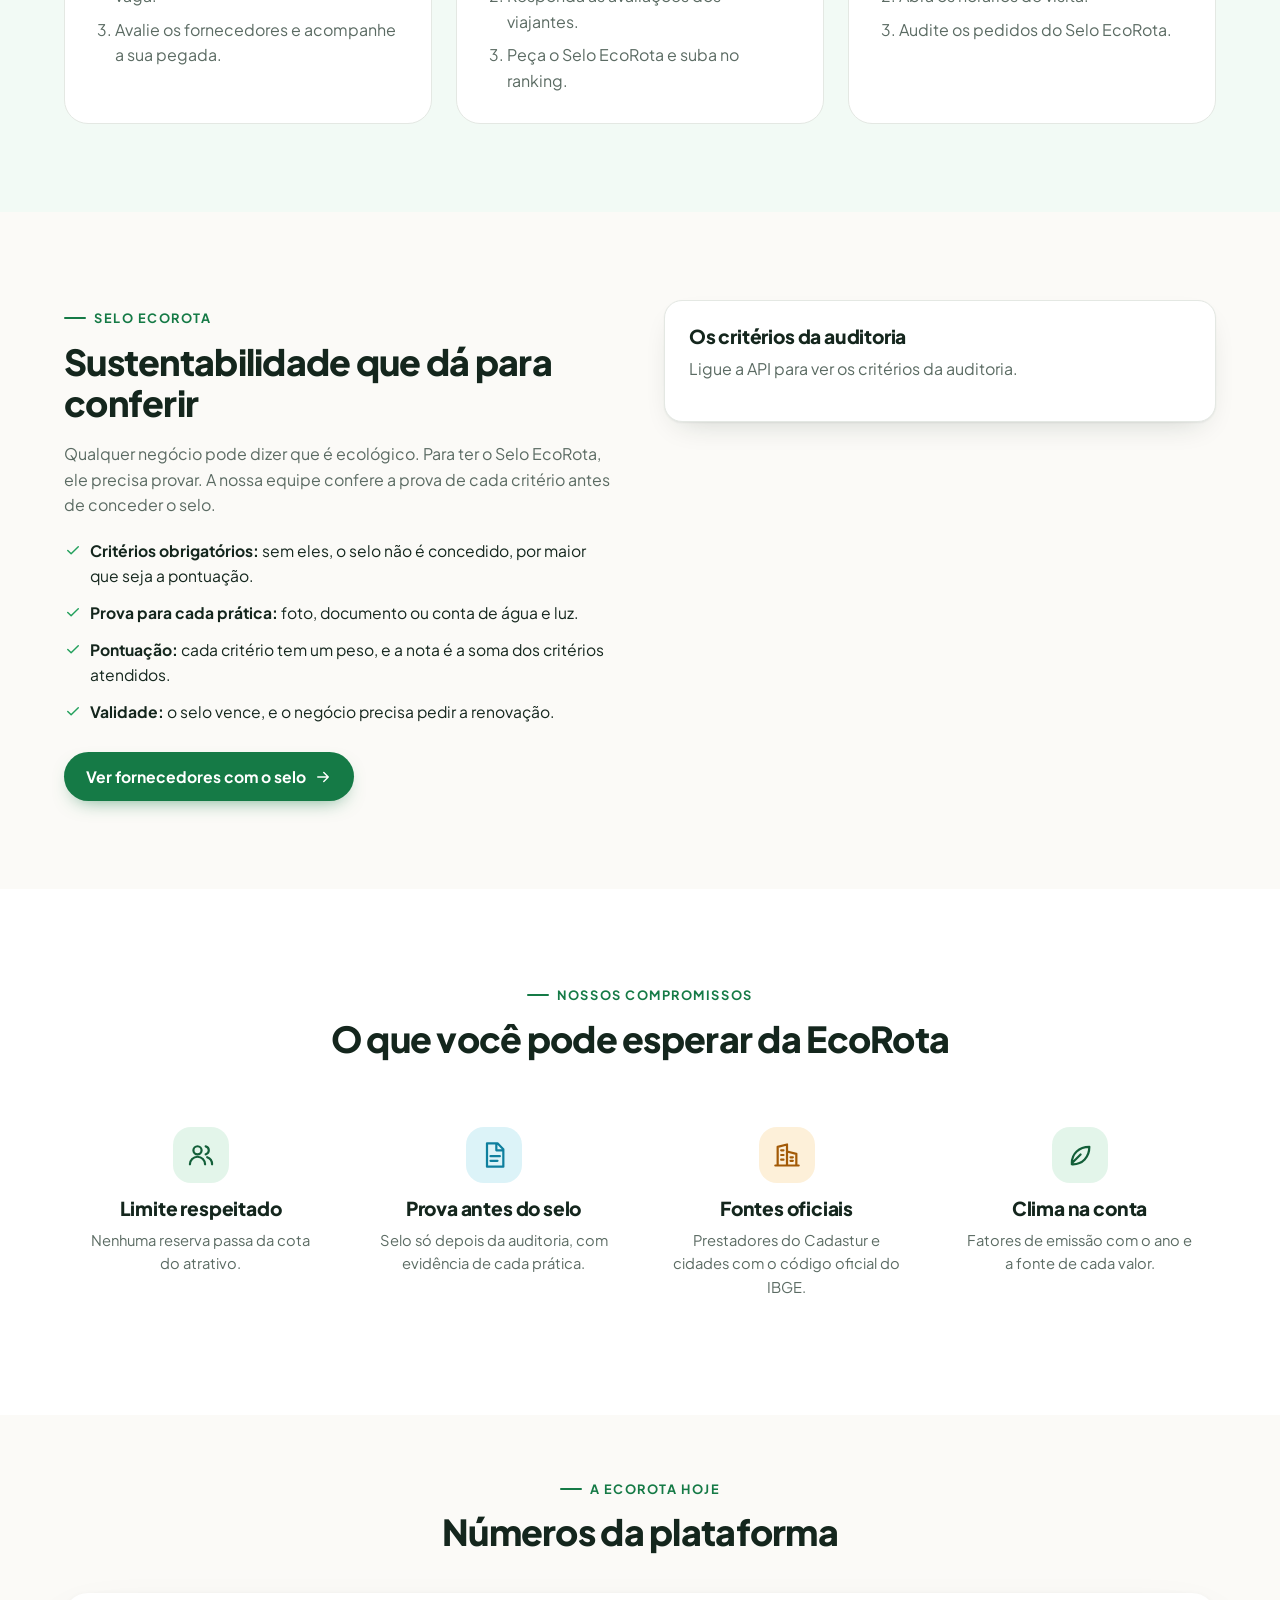
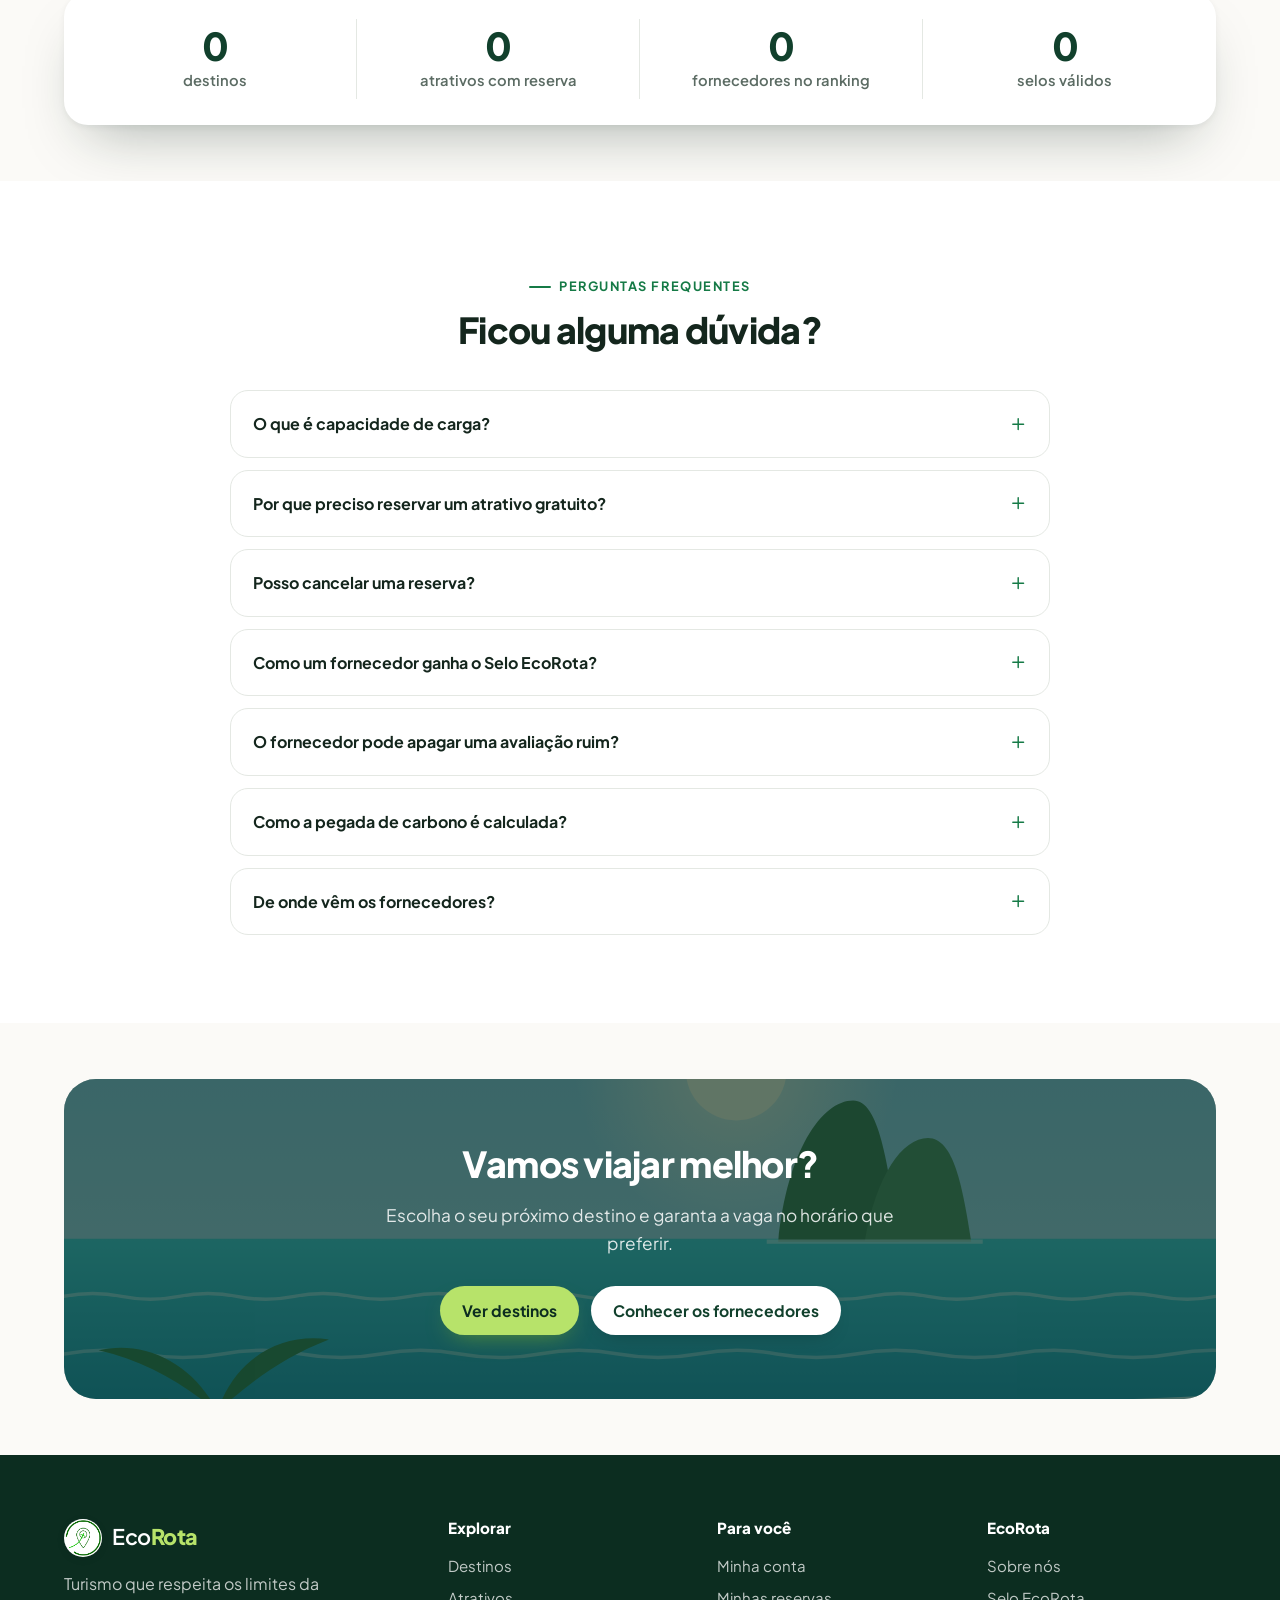
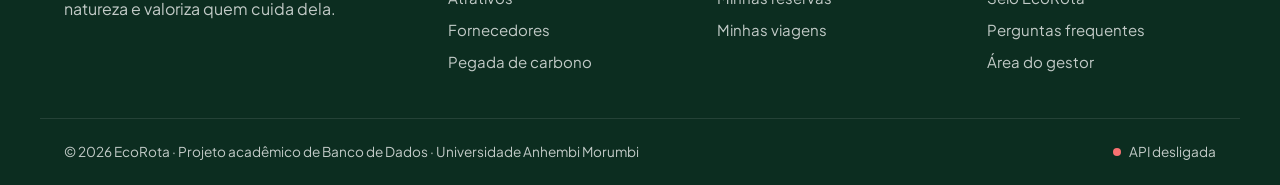
<file: sobre.html>
<!doctype html>
<html lang="pt-BR">
<head>
  <meta charset="utf-8">
  <meta name="viewport" content="width=device-width, initial-scale=1">
  <title>Sobre nós · EcoRota</title>
  <meta name="description" content="A EcoRota conecta viajantes a destinos e negócios que cuidam da natureza: reservas com limite de visitantes, Selo EcoRota e pegada de carbono.">
  <link rel="icon" href="img/logo.png">
  <link rel="stylesheet" href="css/fontes.css">
  <link rel="stylesheet" href="css/estilo.css">
</head>
<body>
  <header id="topo"></header>

  <main>
    <section class="cabecalho-pagina cabecalho-alto" data-arte="cachoeira" data-semente="11">
      <div class="container">
        <nav class="trilha-nav" aria-label="Você está em"><a href="index.html">Início</a><span>/</span><span>Sobre nós</span></nav>
        <span class="sobretitulo entrar-1">Sobre nós</span>
        <h1 class="entrar-2">Turismo que cabe na natureza</h1>
        <p class="entrar-3">A EcoRota conecta viajantes a destinos e negócios que cuidam do lugar onde estão.
          Reservas com limite de visitantes, fornecedores avaliados e o impacto de cada viagem, tudo num só lugar.</p>
      </div>
    </section>

    <!-- quem somos -->
    <section class="secao">
      <div class="container historia">
        <div data-revelar>
          <span class="sobretitulo">Quem somos</span>
          <h2>Uma plataforma para viajar sem passar do limite</h2>
          <p class="lead">Grutas de água azul, piscinas naturais e trilhas no cerrado atraem cada vez mais gente.
            Quando a visitação passa do que o lugar aguenta, a água turva, a trilha se desgasta e os animais se afastam.</p>
          <p class="suave">A EcoRota nasceu para ajudar a evitar isso. Reunimos o que o viajante precisa para fazer boas escolhas:
            horários com vagas de verdade, fornecedores avaliados por quem já viajou e a conta do carbono de cada trecho.
            Para os negócios e para quem cuida dos destinos, oferecemos as ferramentas para mostrar, com prova, que fazem a coisa certa.</p>
          <div class="botoes-linha">
            <a class="btn" href="atrativos.html">Explorar atrativos <span data-icone="seta"></span></a>
            <a class="btn btn-contorno" href="#selo">Conhecer o Selo EcoRota</a>
          </div>
        </div>
        <div class="moldura" id="moldura" data-revelar>
          <span class="etiqueta branca"><span data-icone="folha"></span>Natureza em primeiro lugar</span>
        </div>
      </div>
    </section>

    <!-- missão, visão e valores -->
    <section class="secao fundo-claro">
      <div class="container">
        <div class="titulo-secao centro" data-revelar>
          <span class="sobretitulo">No que acreditamos</span>
          <h2>Missão, visão e valores</h2>
        </div>
        <div class="missao">
          <article class="cartao" data-revelar>
            <span class="icone-redondo"><span data-icone="bussola"></span></span>
            <h3>Missão</h3>
            <p>Fazer o turismo caber na capacidade de cada lugar, ajudando viajantes a escolher destinos, horários e
              fornecedores com menos impacto.</p>
          </article>
          <article class="cartao" data-revelar>
            <span class="icone-redondo azul"><span data-icone="globo"></span></span>
            <h3>Visão</h3>
            <p>Ser a referência em turismo responsável no Brasil: cada reserva respeita um limite, e cada selo tem uma prova por trás.</p>
          </article>
          <article class="cartao" data-revelar>
            <span class="icone-redondo ambar"><span data-icone="coracao"></span></span>
            <h3>Valores</h3>
            <p>Transparência, respeito aos limites da natureza, valorização das comunidades locais e decisões apoiadas em dados.</p>
          </article>
        </div>
      </div>
    </section>

    <!-- funcionalidades -->
    <section class="secao" id="funcionalidades">
      <div class="container">
        <div class="titulo-secao" data-revelar>
          <span class="sobretitulo">O que a EcoRota faz</span>
          <h2>Tudo o que uma viagem responsável precisa</h2>
          <p>Do planejamento à volta para casa, com regras claras para viajantes, negócios e destinos.</p>
        </div>
        <div class="recursos">
          <article class="recurso" data-revelar>
            <span class="icone-redondo"><span data-icone="ingresso"></span></span>
            <h3>Reserva com vaga garantida</h3>
            <p>Cada atrativo tem horários com um número limitado de pessoas. A reserva só é confirmada se ainda houver vaga,
              e duas pessoas nunca ficam com o mesmo lugar.</p>
          </article>
          <article class="recurso" data-revelar>
            <span class="icone-redondo azul"><span data-icone="pessoas"></span></span>
            <h3>Capacidade de carga</h3>
            <p>Os limites seguem a capacidade de carga de cada atrativo: uma cota por dia e outra por horário, com data de início e de fim.</p>
          </article>
          <article class="recurso" data-revelar>
            <span class="icone-redondo ambar"><span data-icone="selo"></span></span>
            <h3>Selo EcoRota</h3>
            <p>Auditoria critério por critério, nos eixos ambiental, social, econômico e de gestão. Sem prova, não há selo.</p>
          </article>
          <article class="recurso" data-revelar>
            <span class="icone-redondo"><span data-icone="conversa"></span></span>
            <h3>Avaliações públicas</h3>
            <p>Viajantes avaliam as práticas sustentáveis de hospedagens, agências e guias. O dono reivindica o perfil e responde em público.</p>
          </article>
          <article class="recurso" data-revelar>
            <span class="icone-redondo azul"><span data-icone="pegada"></span></span>
            <h3>Pegada de carbono</h3>
            <p>Registre os trechos da viagem e veja quanto CO₂ cada um emite, com o fator de emissão e a fonte usados no cálculo.</p>
          </article>
          <article class="recurso" data-revelar>
            <span class="icone-redondo ambar"><span data-icone="grafico"></span></span>
            <h3>Painel para o destino</h3>
            <p>Quem cuida do destino acompanha a ocupação de cada atrativo, abre os horários de visita e audita os pedidos do selo.</p>
          </article>
        </div>
      </div>
    </section>

    <!-- para quem -->
    <section class="secao fundo-verde">
      <div class="container">
        <div class="titulo-secao centro" data-revelar>
          <span class="sobretitulo">Para quem é</span>
          <h2>Uma plataforma, três jeitos de usar</h2>
        </div>
        <div class="publicos">
          <article class="publico" data-revelar>
            <span class="icone-redondo"><span data-icone="mapa"></span></span>
            <h3>Viajantes</h3>
            <ol>
              <li>Escolha o destino e o atrativo.</li>
              <li>Reserve um horário que ainda tem vaga.</li>
              <li>Avalie os fornecedores e acompanhe a sua pegada.</li>
            </ol>
          </article>
          <article class="publico" data-revelar>
            <span class="icone-redondo azul"><span data-icone="loja"></span></span>
            <h3>Fornecedores</h3>
            <ol>
              <li>Reivindique o perfil com o CNPJ, sem custo.</li>
              <li>Responda às avaliações dos viajantes.</li>
              <li>Peça o Selo EcoRota e suba no ranking.</li>
            </ol>
          </article>
          <article class="publico" data-revelar>
            <span class="icone-redondo ambar"><span data-icone="montanha"></span></span>
            <h3>Gestores de destino</h3>
            <ol>
              <li>Cadastre os atrativos e a capacidade de carga.</li>
              <li>Abra os horários de visita.</li>
              <li>Audite os pedidos do Selo EcoRota.</li>
            </ol>
          </article>
        </div>
      </div>
    </section>

    <!-- Selo EcoRota -->
    <section class="secao" id="selo">
      <div class="container selo-explicacao">
        <div data-revelar>
          <span class="sobretitulo">Selo EcoRota</span>
          <h2>Sustentabilidade que dá para conferir</h2>
          <p class="suave">Qualquer negócio pode dizer que é ecológico. Para ter o Selo EcoRota, ele precisa provar.
            A nossa equipe confere a prova de cada critério antes de conceder o selo.</p>
          <ul class="criterios regras">
            <li><span data-icone="check"></span><span><b>Critérios obrigatórios:</b> sem eles, o selo não é concedido, por maior que seja a pontuação.</span></li>
            <li><span data-icone="check"></span><span><b>Prova para cada prática:</b> foto, documento ou conta de água e luz.</span></li>
            <li><span data-icone="check"></span><span><b>Pontuação:</b> cada critério tem um peso, e a nota é a soma dos critérios atendidos.</span></li>
            <li><span data-icone="check"></span><span><b>Validade:</b> o selo vence, e o negócio precisa pedir a renovação.</span></li>
          </ul>
          <a class="btn" href="fornecedores.html?selo=1">Ver fornecedores com o selo <span data-icone="seta"></span></a>
        </div>
        <div class="cartao eixos" id="eixos" data-revelar>
          <h3>Os critérios da auditoria</h3>
          <div id="lista-criterios"><div class="linha-esqueleto"></div><div class="linha-esqueleto"></div><div class="linha-esqueleto"></div></div>
        </div>
      </div>
    </section>

    <!-- compromissos -->
    <section class="secao fundo-claro">
      <div class="container">
        <div class="titulo-secao centro" data-revelar>
          <span class="sobretitulo">Nossos compromissos</span>
          <h2>O que você pode esperar da EcoRota</h2>
        </div>
        <div class="compromissos">
          <article class="compromisso" data-revelar>
            <span class="icone-redondo"><span data-icone="pessoas"></span></span>
            <h3>Limite respeitado</h3>
            <p>Nenhuma reserva passa da cota do atrativo.</p>
          </article>
          <article class="compromisso" data-revelar>
            <span class="icone-redondo azul"><span data-icone="documento"></span></span>
            <h3>Prova antes do selo</h3>
            <p>Selo só depois da auditoria, com evidência de cada prática.</p>
          </article>
          <article class="compromisso" data-revelar>
            <span class="icone-redondo ambar"><span data-icone="predio"></span></span>
            <h3>Fontes oficiais</h3>
            <p>Prestadores do Cadastur e cidades com o código oficial do IBGE.</p>
          </article>
          <article class="compromisso" data-revelar>
            <span class="icone-redondo"><span data-icone="folha"></span></span>
            <h3>Clima na conta</h3>
            <p>Fatores de emissão com o ano e a fonte de cada valor.</p>
          </article>
        </div>
      </div>
    </section>

    <!-- números -->
    <section class="secao compacta">
      <div class="container">
        <div class="titulo-secao centro" data-revelar>
          <span class="sobretitulo">A EcoRota hoje</span>
          <h2>Números da plataforma</h2>
        </div>
        <div class="numeros-grade numeros-sobre" id="numeros" data-revelar>
          <div class="numero-item"><strong data-contar="0" id="n-destinos">0</strong><span>destinos</span></div>
          <div class="numero-item"><strong data-contar="0" id="n-atrativos">0</strong><span>atrativos com reserva</span></div>
          <div class="numero-item"><strong data-contar="0" id="n-fornecedores">0</strong><span>fornecedores no ranking</span></div>
          <div class="numero-item"><strong data-contar="0" id="n-selos">0</strong><span>selos válidos</span></div>
        </div>
      </div>
    </section>

    <!-- perguntas frequentes -->
    <section class="secao fundo-claro" id="perguntas">
      <div class="container">
        <div class="titulo-secao centro" data-revelar>
          <span class="sobretitulo">Perguntas frequentes</span>
          <h2>Ficou alguma dúvida?</h2>
        </div>
        <div class="perguntas">
          <details class="pergunta" data-revelar>
            <summary>O que é capacidade de carga?<span data-icone="mais"></span></summary>
            <p>É o número máximo de visitantes que um lugar recebe sem se degradar. Na EcoRota, ela vira uma cota por dia e uma
              cota por horário, com data de início e de fim. Quando as vagas de um horário acabam, a reserva fecha.</p>
          </details>
          <details class="pergunta" data-revelar>
            <summary>Por que preciso reservar um atrativo gratuito?<span data-icone="mais"></span></summary>
            <p>Porque o limite de visitantes vale para todos, pagando ou não. A reserva garante a sua vaga e evita que o lugar fique lotado.</p>
          </details>
          <details class="pergunta" data-revelar>
            <summary>Posso cancelar uma reserva?<span data-icone="mais"></span></summary>
            <p>Pode, em Minha conta. As vagas voltam na hora para o horário, e outra pessoa já pode reservar.</p>
          </details>
          <details class="pergunta" data-revelar>
            <summary>Como um fornecedor ganha o Selo EcoRota?<span data-icone="mais"></span></summary>
            <p>Ele reivindica o perfil com o CNPJ, envia as provas das práticas e passa por uma auditoria critério por critério.
              O selo só é concedido se todos os critérios obrigatórios forem atendidos.</p>
          </details>
          <details class="pergunta" data-revelar>
            <summary>O fornecedor pode apagar uma avaliação ruim?<span data-icone="mais"></span></summary>
            <p>Não. Ele pode responder publicamente, e a resposta aparece logo abaixo da avaliação, para todos verem.</p>
          </details>
          <details class="pergunta" data-revelar>
            <summary>Como a pegada de carbono é calculada?<span data-icone="mais"></span></summary>
            <p>Para cada trecho, multiplicamos a distância pelo fator de emissão do meio de transporte, em kg de CO₂ equivalente por
              quilômetro. Cada fator tem o ano de vigência e a fonte, e a pegada da viagem é a soma dos trechos.</p>
          </details>
          <details class="pergunta" data-revelar>
            <summary>De onde vêm os fornecedores?<span data-icone="mais"></span></summary>
            <p>Do Cadastur, o cadastro de prestadores de serviços turísticos do Ministério do Turismo, de indicações de viajantes
              e do cadastro feito pelo próprio negócio.</p>
          </details>
        </div>
      </div>
    </section>

    <section class="secao compacta">
      <div class="container">
        <div class="chamada" id="chamada" data-revelar>
          <h2>Vamos viajar melhor?</h2>
          <p>Escolha o seu próximo destino e garanta a vaga no horário que preferir.</p>
          <div class="botoes">
            <a class="btn btn-lima" href="destinos.html">Ver destinos</a>
            <a class="btn btn-claro" href="fornecedores.html">Conhecer os fornecedores</a>
          </div>
        </div>
      </div>
    </section>
  </main>

  <footer id="rodape" class="rodape"></footer>

  <script src="js/api.js"></script>
  <script src="js/ui.js"></script>
  <script src="js/arte.js"></script>
  <script src="js/componentes.js"></script>
  <script src="js/sobre.js"></script>
</body>
</html>
</file>
<file: css/fontes.css>
/* Fonte Plus Jakarta Sans (licença SIL Open Font License, em fonts/), guardada no projeto
   para o site ficar igual mesmo sem internet. */
@font-face {
  font-family: "Plus Jakarta Sans";
  font-style: normal;
  font-weight: 400;
  font-display: swap;
  src: url("../fonts/plus-jakarta-sans-latin-400-normal.woff2") format("woff2");
}
@font-face {
  font-family: "Plus Jakarta Sans";
  font-style: normal;
  font-weight: 500;
  font-display: swap;
  src: url("../fonts/plus-jakarta-sans-latin-500-normal.woff2") format("woff2");
}
@font-face {
  font-family: "Plus Jakarta Sans";
  font-style: normal;
  font-weight: 600;
  font-display: swap;
  src: url("../fonts/plus-jakarta-sans-latin-600-normal.woff2") format("woff2");
}
@font-face {
  font-family: "Plus Jakarta Sans";
  font-style: normal;
  font-weight: 700;
  font-display: swap;
  src: url("../fonts/plus-jakarta-sans-latin-700-normal.woff2") format("woff2");
}
@font-face {
  font-family: "Plus Jakarta Sans";
  font-style: normal;
  font-weight: 800;
  font-display: swap;
  src: url("../fonts/plus-jakarta-sans-latin-800-normal.woff2") format("woff2");
}
</file>
<file: css/estilo.css>
/* =====================================================================
   EcoRota · estilo do site
   ===================================================================== */

:root {
  --verde-900: #0c2d20;
  --verde-800: #11402c;
  --verde-700: #135f39;
  --verde: #157a46;
  --verde-500: #22a05c;
  --verde-200: #bfe8cf;
  --verde-100: #e3f5ea;
  --verde-50: #f2faf5;
  --lima: #b7e36a;
  --azul: #0e7f9e;
  --azul-100: #dcf3f8;
  --areia: #fbfaf7;
  --areia-2: #f4f1ea;
  --branco: #ffffff;
  --texto: #14261d;
  --suave: #5b6b63;
  --borda: #e4e8e3;
  --ambar: #a35a06;
  --ambar-100: #fdf0d9;
  --vermelho: #b4231b;
  --vermelho-100: #fde8e6;
  --raio: 18px;
  --raio-p: 12px;
  --sombra: 0 1px 2px rgba(16, 40, 30, .06), 0 12px 32px -16px rgba(16, 40, 30, .24);
  --sombra-alta: 0 2px 6px rgba(16, 40, 30, .06), 0 28px 60px -24px rgba(16, 40, 30, .35);
  --fonte: "Plus Jakarta Sans", system-ui, -apple-system, "Segoe UI", Roboto, Arial, sans-serif;
  --largura: 1200px;
  --topo: 72px;
}

*, *::before, *::after { box-sizing: border-box; }
html { scroll-behavior: smooth; }
body {
  margin: 0;
  min-height: 100vh;
  display: flex;
  flex-direction: column;
  font-family: var(--fonte);
  font-size: 16px;
  line-height: 1.6;
  color: var(--texto);
  background: var(--areia);
  -webkit-font-smoothing: antialiased;
}
main { flex: 1; }
img, svg { display: block; max-width: 100%; }
a { color: var(--verde); text-decoration-thickness: 1px; text-underline-offset: 3px; }
h1, h2, h3, h4 { margin: 0 0 .5em; line-height: 1.15; letter-spacing: -.02em; font-weight: 800; }
h1 { font-size: clamp(2rem, 4.2vw, 3.4rem); }
h2 { font-size: clamp(1.6rem, 2.8vw, 2.3rem); }
h3 { font-size: 1.2rem; letter-spacing: -.01em; }
p { margin: 0 0 1em; }
[hidden] { display: none !important; }
:focus-visible { outline: 3px solid var(--lima); outline-offset: 2px; }
.ic { width: 1.15em; height: 1.15em; flex: none; }
.sr { position: absolute; width: 1px; height: 1px; overflow: hidden; clip: rect(0 0 0 0); }

.container { width: 100%; max-width: var(--largura); margin: 0 auto; padding: 0 24px; }
.secao { padding: 88px 0; }
.secao.compacta { padding: 56px 0; }
.secao.fundo-claro { background: var(--branco); }
.secao.fundo-verde { background: var(--verde-50); }
.titulo-secao { max-width: 680px; margin-bottom: 40px; }
.titulo-secao.centro { margin-left: auto; margin-right: auto; text-align: center; }
.titulo-secao p { color: var(--suave); font-size: 1.08rem; margin: 0; }
.linha-titulo { display: flex; justify-content: space-between; align-items: flex-end; gap: 24px; flex-wrap: wrap; margin-bottom: 32px; }
.linha-titulo .titulo-secao { margin-bottom: 0; }
.sobretitulo {
  display: inline-flex; align-items: center; gap: 8px;
  font-size: .8rem; font-weight: 700; letter-spacing: .12em; text-transform: uppercase;
  color: var(--verde); margin-bottom: 12px;
}
.sobretitulo::before { content: ""; width: 22px; height: 2px; background: currentColor; border-radius: 2px; }
.suave { color: var(--suave); }
.pequeno { font-size: .88rem; }

/* ---------------------------------------------------------------- cabeçalho */
.topo {
  position: sticky; top: 0; z-index: 50;
  background: rgba(251, 250, 247, .86);
  backdrop-filter: saturate(160%) blur(14px);
  -webkit-backdrop-filter: saturate(160%) blur(14px);
  border-bottom: 1px solid transparent;
  transition: background .3s, border-color .3s, box-shadow .3s;
}
.topo.rolado { border-color: var(--borda); box-shadow: 0 8px 24px -20px rgba(16, 40, 30, .4); }
.topo.transparente { position: fixed; left: 0; right: 0; background: transparent; backdrop-filter: none; -webkit-backdrop-filter: none; }
.topo.transparente.rolado, .topo.transparente.menu-aberto { background: rgba(251, 250, 247, .92); backdrop-filter: saturate(160%) blur(14px); -webkit-backdrop-filter: saturate(160%) blur(14px); }
.topo-conteudo { max-width: var(--largura); margin: 0 auto; padding: 0 24px; height: var(--topo); display: flex; align-items: center; gap: 28px; }
.marca { display: flex; align-items: center; gap: 10px; text-decoration: none; color: var(--verde-800); font-size: 1.35rem; font-weight: 600; letter-spacing: -.02em; }
.marca b { font-weight: 800; color: var(--verde); }
.marca img { width: 38px; height: 38px; border-radius: 50%; background: #fff; box-shadow: 0 2px 8px rgba(0, 0, 0, .08); }
.marca-clara { color: #fff; }
.marca-clara b { color: var(--lima); }
.menu { display: flex; gap: 2px; flex: 1; justify-content: center; }
.menu a {
  position: relative; padding: 8px 14px; border-radius: 999px;
  color: var(--texto); text-decoration: none; font-weight: 600; font-size: .95rem; transition: background .2s, color .2s;
}
.menu a:hover { background: var(--verde-100); color: var(--verde-700); }
.menu a[aria-current="page"] { color: var(--verde); }
.menu a[aria-current="page"]::after { content: ""; position: absolute; left: 14px; right: 14px; bottom: 2px; height: 2px; border-radius: 2px; background: var(--verde); }
.usuario { display: flex; align-items: center; }
.abrir-menu { display: none; border: 0; background: none; padding: 8px; color: var(--texto); cursor: pointer; }
.abrir-menu .ic { width: 26px; height: 26px; }
.faixa-api {
  display: flex; align-items: center; justify-content: center; gap: 10px; flex-wrap: wrap;
  padding: 8px 24px; background: var(--vermelho); color: #fff; font-size: .9rem; font-weight: 600;
}
.conta-menu { position: relative; }
.conta-menu summary { list-style: none; display: flex; align-items: center; gap: 8px; cursor: pointer; padding: 4px 10px 4px 4px; border-radius: 999px; font-weight: 700; }
.conta-menu summary::-webkit-details-marker { display: none; }
.conta-menu summary:hover { background: var(--verde-100); }
.conta-lista {
  position: absolute; right: 0; top: calc(100% + 8px); min-width: 220px; padding: 8px;
  background: #fff; border: 1px solid var(--borda); border-radius: 14px; box-shadow: var(--sombra-alta);
  animation: surgir .18s ease-out;
}
.conta-lista a, .conta-lista button {
  display: flex; align-items: center; gap: 10px; width: 100%; padding: 10px 12px; border: 0; border-radius: 10px;
  background: none; color: var(--texto); font: inherit; font-weight: 600; font-size: .95rem; text-decoration: none; cursor: pointer; text-align: left;
}
.conta-lista a:hover, .conta-lista button:hover { background: var(--verde-50); }
.avatar {
  display: inline-grid; place-items: center; width: 36px; height: 36px; border-radius: 50%;
  background: linear-gradient(135deg, var(--verde-500), var(--verde-700)); color: #fff; font-size: .85rem; font-weight: 800;
}
.avatar-mini { width: 24px; height: 24px; font-size: .68rem; }
.avatar-grande { width: 72px; height: 72px; font-size: 1.5rem; }

/* ---------------------------------------------------------------- botões, etiquetas, selos */
.btn {
  display: inline-flex; align-items: center; justify-content: center; gap: 8px;
  padding: 12px 22px; border: 0; border-radius: 999px;
  background: var(--verde); color: #fff; font: inherit; font-weight: 700; font-size: .98rem;
  text-decoration: none; cursor: pointer; white-space: nowrap;
  box-shadow: 0 8px 20px -10px rgba(21, 122, 70, .7);
  transition: transform .15s, background .2s, box-shadow .2s;
}
.btn:hover { background: var(--verde-700); transform: translateY(-1px); box-shadow: 0 12px 24px -10px rgba(21, 122, 70, .8); }
.btn:active { transform: translateY(0); }
.btn:disabled { background: #a7b6ad; box-shadow: none; cursor: not-allowed; transform: none; }
.btn.carregando { position: relative; color: transparent !important; }
.btn.carregando::after {
  content: ""; position: absolute; width: 18px; height: 18px; border-radius: 50%;
  border: 2.5px solid rgba(255, 255, 255, .5); border-top-color: #fff; animation: girar .7s linear infinite;
}
.btn-contorno { background: transparent; color: var(--verde-700); box-shadow: inset 0 0 0 1.5px var(--verde-200); }
.btn-contorno:hover { background: var(--verde-50); color: var(--verde-800); box-shadow: inset 0 0 0 1.5px var(--verde); }
.btn-contorno.carregando::after, .btn-claro.carregando::after { border-color: rgba(21, 122, 70, .3); border-top-color: var(--verde); }
.btn-claro { background: #fff; color: var(--verde-800); box-shadow: 0 8px 20px -12px rgba(0, 0, 0, .35); }
.btn-claro:hover { background: var(--verde-50); color: var(--verde-800); }
.btn-perigo { background: var(--vermelho); box-shadow: 0 8px 20px -10px rgba(180, 35, 27, .6); }
.btn-perigo:hover { background: #8f1a14; }
.btn-lima { background: var(--lima); color: var(--verde-900); box-shadow: 0 10px 24px -12px rgba(120, 170, 40, .8); }
.btn-lima:hover { background: #a6d65a; color: var(--verde-900); }
.btn-pequeno { padding: 8px 16px; font-size: .9rem; }
.btn-mini { padding: 5px 12px; font-size: .82rem; box-shadow: none; }
.btn-bloco { width: 100%; }
.link-seta { display: inline-flex; align-items: center; gap: 6px; font-weight: 700; text-decoration: none; }
.link-seta .ic { transition: transform .2s; }
.link-seta:hover .ic { transform: translateX(4px); }

.chip {
  display: inline-flex; align-items: center; gap: 6px; padding: 7px 14px; border-radius: 999px;
  border: 1.5px solid var(--borda); background: #fff; color: var(--texto);
  font: inherit; font-size: .9rem; font-weight: 600; cursor: pointer; text-decoration: none; transition: all .2s;
}
.chip:hover { border-color: var(--verde-200); background: var(--verde-50); }
.chip.ativo { border-color: var(--verde); background: var(--verde); color: #fff; }
.etiqueta {
  display: inline-flex; align-items: center; gap: 5px; padding: 4px 11px; border-radius: 999px;
  background: var(--areia-2); color: var(--suave); font-size: .8rem; font-weight: 700; white-space: nowrap;
}
.etiqueta .ic { width: 14px; height: 14px; }
.etiqueta.verde { background: var(--verde-100); color: var(--verde-700); }
.etiqueta.ambar { background: var(--ambar-100); color: var(--ambar); }
.etiqueta.azul { background: var(--azul-100); color: var(--azul); }
.etiqueta.vermelha { background: var(--vermelho-100); color: var(--vermelho); }
.etiqueta.branca { background: rgba(255, 255, 255, .92); color: var(--verde-800); backdrop-filter: blur(6px); }
.selo-badge {
  display: inline-flex; align-items: center; gap: 6px; padding: 5px 12px 5px 9px; border-radius: 999px;
  font-size: .8rem; font-weight: 800; white-space: nowrap;
}
.selo-badge .ic { width: 16px; height: 16px; }
.selo-badge.valido { background: linear-gradient(135deg, #1a8a4f, #0f5f36); color: #fff; box-shadow: 0 6px 14px -8px rgba(21, 122, 70, .9); }
.selo-badge.analise { background: var(--ambar-100); color: var(--ambar); }
.selo-badge.vencido { background: var(--areia-2); color: var(--suave); }
.estrelas { display: inline-flex; gap: 1px; color: #d7dcd8; vertical-align: middle; }
.estrelas .ic { width: 16px; height: 16px; fill: currentColor; stroke: none; }
.estrelas .on { color: #f2a91d; }
.estrelas.grandes .ic { width: 22px; height: 22px; }

/* ---------------------------------------------------------------- capa (página inicial) */
.capa { position: relative; min-height: min(92vh, 860px); display: flex; align-items: center; overflow: hidden; padding: calc(var(--topo) + 40px) 0 120px; }
.capa .arte-capa { position: absolute; inset: 0; width: 100%; height: 100%; }
.capa .camada { transition: transform .4s cubic-bezier(.2, .7, .3, 1); will-change: transform; }
.capa::after { content: ""; position: absolute; inset: 0; background: linear-gradient(90deg, rgba(251, 250, 247, .9) 0%, rgba(251, 250, 247, .55) 38%, rgba(251, 250, 247, 0) 62%); pointer-events: none; }
.capa-texto { position: relative; z-index: 2; max-width: 620px; }
.capa h1 { color: var(--verde-900); margin-bottom: 18px; }
.capa h1 em { font-style: normal; background: linear-gradient(transparent 62%, rgba(183, 227, 106, .7) 62%); }
.capa .lead { font-size: 1.18rem; color: #33463c; max-width: 540px; margin-bottom: 30px; }
.busca-capa {
  display: flex; gap: 8px; padding: 8px; border-radius: 999px; background: #fff; box-shadow: var(--sombra-alta); max-width: 560px;
}
.busca-capa label { flex: 1; display: flex; align-items: center; gap: 10px; padding: 0 8px 0 16px; color: var(--suave); }
.busca-capa input { border: 0; outline: 0; width: 100%; font: inherit; font-size: 1rem; color: var(--texto); background: transparent; padding: 10px 0; }
.sugestoes { display: flex; flex-wrap: wrap; align-items: center; gap: 8px; margin-top: 18px; font-size: .9rem; color: var(--suave); }
.sugestoes .chip { background: rgba(255, 255, 255, .8); }
.rolar-dica { position: absolute; z-index: 2; left: 50%; bottom: 28px; transform: translateX(-50%); width: 26px; height: 42px; border-radius: 14px; border: 2px solid rgba(255, 255, 255, .85); }
.rolar-dica::after { content: ""; position: absolute; left: 50%; top: 8px; width: 4px; height: 8px; margin-left: -2px; border-radius: 2px; background: #fff; animation: rolar 1.8s infinite; }

/* números ao vivo */
.numeros-faixa { position: relative; z-index: 3; margin-top: -64px; }
.numeros-grade {
  display: grid; grid-template-columns: repeat(4, 1fr); gap: 0;
  background: #fff; border-radius: 24px; box-shadow: var(--sombra-alta); padding: 26px 10px;
}
.numero-item { text-align: center; padding: 6px 18px; border-right: 1px solid var(--borda); }
.numero-item:last-child { border-right: 0; }
.numero-item strong { display: block; font-size: clamp(1.8rem, 3vw, 2.5rem); font-weight: 800; letter-spacing: -.03em; color: var(--verde-800); line-height: 1.1; }
.numero-item span { color: var(--suave); font-size: .92rem; font-weight: 600; }

/* ---------------------------------------------------------------- cabeçalho das páginas internas */
.cabecalho-pagina { position: relative; overflow: hidden; padding: 70px 0 64px; color: #fff; background: var(--verde-800); }
.cabecalho-pagina .arte { position: absolute; inset: 0; width: 100%; height: 100%; opacity: .55; }
.cabecalho-pagina::after { content: ""; position: absolute; inset: 0; background: linear-gradient(90deg, rgba(12, 45, 32, .92) 0%, rgba(12, 45, 32, .7) 45%, rgba(12, 45, 32, .2) 100%); }
.cabecalho-pagina .container { position: relative; z-index: 2; }
.cabecalho-pagina h1 { margin-bottom: 12px; }
.cabecalho-pagina p { max-width: 640px; font-size: 1.1rem; color: rgba(255, 255, 255, .86); margin: 0; }
.cabecalho-pagina .sobretitulo { color: var(--lima); }
.trilha-nav { display: flex; align-items: center; gap: 8px; flex-wrap: wrap; font-size: .9rem; margin-bottom: 18px; color: rgba(255, 255, 255, .8); }
.trilha-nav a { color: #fff; text-decoration: none; font-weight: 600; }
.trilha-nav a:hover { text-decoration: underline; }

/* ---------------------------------------------------------------- grades e cartões */
.grade { display: grid; gap: 24px; grid-template-columns: repeat(auto-fill, minmax(280px, 1fr)); }
.grade-3 { display: grid; gap: 24px; grid-template-columns: repeat(3, minmax(0, 1fr)); }
.grade-4 { display: grid; gap: 20px; grid-template-columns: repeat(4, minmax(0, 1fr)); }
.grade-2 { display: grid; gap: 24px; grid-template-columns: repeat(2, minmax(0, 1fr)); }
.cartao { background: #fff; border: 1px solid var(--borda); border-radius: var(--raio); padding: 24px; box-shadow: var(--sombra); }
.cartao h3 { margin-bottom: 8px; }
.cartao + .cartao { margin-top: 20px; }
.grade > .cartao + .cartao, .grade-2 > .cartao + .cartao, .grade-3 > .cartao + .cartao, .grade-4 > .cartao + .cartao { margin-top: 0; }

.card-lugar {
  position: relative; display: flex; flex-direction: column; overflow: hidden;
  background: #fff; border: 1px solid var(--borda); border-radius: 22px; box-shadow: var(--sombra);
  color: inherit; text-decoration: none; transition: transform .25s, box-shadow .25s;
}
.card-lugar:hover { transform: translateY(-6px); box-shadow: var(--sombra-alta); }
.card-lugar .imagem { position: relative; aspect-ratio: 16 / 10; overflow: hidden; background: var(--verde-100); }
.card-lugar .imagem .arte { position: absolute; inset: 0; width: 100%; height: 100%; transition: transform .6s cubic-bezier(.2, .7, .3, 1); }
.card-lugar:hover .imagem .arte { transform: scale(1.06); }
.card-lugar .imagem .etiquetas { position: absolute; left: 14px; top: 14px; display: flex; gap: 6px; flex-wrap: wrap; }
.card-lugar .imagem .preco-flutuante {
  position: absolute; right: 14px; bottom: 14px; padding: 6px 12px; border-radius: 999px;
  background: rgba(12, 45, 32, .82); color: #fff; font-weight: 800; font-size: .92rem; backdrop-filter: blur(6px);
}
.card-lugar .corpo { padding: 18px 20px 20px; display: flex; flex-direction: column; gap: 6px; flex: 1; }
.card-lugar h3 { font-size: 1.15rem; margin: 0; }
.card-lugar .local { display: flex; align-items: center; gap: 6px; color: var(--suave); font-size: .9rem; }
.card-lugar .rodape-card { margin-top: auto; padding-top: 12px; display: flex; align-items: center; justify-content: space-between; gap: 10px; font-size: .9rem; color: var(--suave); }
.card-lugar .rodape-card strong { color: var(--verde-800); }
.card-destino .imagem { aspect-ratio: 4 / 5; }
.card-destino .sobreposto {
  position: absolute; left: 0; right: 0; bottom: 0; padding: 70px 22px 22px; color: #fff;
  background: linear-gradient(180deg, transparent, rgba(8, 30, 22, .88));
}
.card-destino .sobreposto h3 { font-size: 1.45rem; margin-bottom: 4px; }
.card-destino .sobreposto p { margin: 0; color: rgba(255, 255, 255, .85); font-size: .92rem; display: flex; align-items: center; gap: 6px; }
.card-destino .contagem { position: absolute; right: 16px; top: 16px; }

.card-fornecedor { display: flex; flex-direction: column; gap: 14px; padding: 22px; background: #fff; border: 1px solid var(--borda); border-radius: 22px; box-shadow: var(--sombra); color: inherit; text-decoration: none; transition: transform .25s, box-shadow .25s; }
.card-fornecedor:hover { transform: translateY(-5px); box-shadow: var(--sombra-alta); }
.card-fornecedor .topo-card { display: flex; gap: 14px; align-items: center; }
.icone-tipo {
  display: grid; place-items: center; width: 54px; height: 54px; border-radius: 16px; flex: none;
  background: linear-gradient(135deg, var(--verde-100), var(--azul-100)); color: var(--verde-700);
}
.icone-tipo .ic { width: 26px; height: 26px; }
.icone-tipo.grande { width: 84px; height: 84px; border-radius: 24px; }
.icone-tipo.grande .ic { width: 40px; height: 40px; }
.card-fornecedor h3 { font-size: 1.08rem; margin: 0; }
.card-fornecedor .nota { display: flex; align-items: center; gap: 8px; font-size: .9rem; color: var(--suave); }
.card-fornecedor .nota strong { color: var(--texto); font-size: 1rem; }
.card-fornecedor .marcas { display: flex; flex-wrap: wrap; gap: 6px; }

/* ---------------------------------------------------------------- filtros e formulários */
.barra-filtros {
  position: sticky; top: calc(var(--topo) + 12px); z-index: 20;
  display: flex; flex-wrap: wrap; gap: 12px; align-items: flex-end;
  padding: 16px; margin: -36px 0 32px; background: #fff; border: 1px solid var(--borda); border-radius: 20px; box-shadow: var(--sombra-alta);
}
.barra-filtros .campo { flex: 1; min-width: 170px; }
.barra-filtros .campo.largo { flex: 2; min-width: 220px; }
.resultado-info { display: flex; align-items: center; justify-content: space-between; gap: 12px; margin-bottom: 18px; color: var(--suave); font-weight: 600; flex-wrap: wrap; }
.form { display: grid; gap: 16px; }
.form-2 { display: grid; gap: 16px; grid-template-columns: 1fr 1fr; }
.form-2 .inteiro { grid-column: 1 / -1; }
.campo { display: flex; flex-direction: column; gap: 6px; font-size: .88rem; font-weight: 700; color: #2c3f35; }
.campo .opcional { font-weight: 500; color: var(--suave); }
.campo .dica { font-weight: 500; color: var(--suave); font-size: .82rem; }
input, select, textarea {
  width: 100%; font: inherit; font-size: .98rem; font-weight: 500; color: var(--texto);
  padding: 11px 14px; background: #fff; border: 1.5px solid var(--borda); border-radius: var(--raio-p);
  transition: border-color .2s, box-shadow .2s;
}
textarea { min-height: 110px; resize: vertical; }
input:hover, select:hover, textarea:hover { border-color: #cfd8d1; }
input:focus, select:focus, textarea:focus { outline: none; border-color: var(--verde-500); box-shadow: 0 0 0 4px rgba(34, 160, 92, .15); }
input[type="checkbox"], input[type="radio"] { width: 18px; height: 18px; padding: 0; accent-color: var(--verde); }
input[type="range"] { padding: 0; accent-color: var(--verde); border: 0; }
.invalido { border-color: var(--vermelho) !important; background: #fffafa; }
.erro-campo { color: var(--vermelho); font-size: .82rem; font-weight: 600; }
.erro-form { display: flex; gap: 8px; align-items: flex-start; margin: 0; padding: 12px 14px; border-radius: 12px; background: var(--vermelho-100); color: var(--vermelho); font-weight: 600; font-size: .92rem; }
.erro-form .ic { margin-top: 3px; }
.ok-form { display: flex; gap: 8px; align-items: flex-start; margin: 0; padding: 12px 14px; border-radius: 12px; background: var(--verde-100); color: var(--verde-700); font-weight: 600; font-size: .92rem; }
.interruptor { display: inline-flex; align-items: center; gap: 10px; font-weight: 700; font-size: .9rem; cursor: pointer; user-select: none; }
.interruptor input { appearance: none; width: 42px; height: 24px; border-radius: 999px; background: #cfd8d1; position: relative; transition: background .2s; border: 0; cursor: pointer; }
.interruptor input::after { content: ""; position: absolute; left: 3px; top: 3px; width: 18px; height: 18px; border-radius: 50%; background: #fff; transition: transform .2s; box-shadow: 0 1px 3px rgba(0, 0, 0, .2); }
.interruptor input:checked { background: var(--verde); }
.interruptor input:checked::after { transform: translateX(18px); }
.contador { display: inline-flex; align-items: center; border: 1.5px solid var(--borda); border-radius: 999px; overflow: hidden; }
.contador button { width: 40px; height: 40px; border: 0; background: #fff; color: var(--verde-700); cursor: pointer; display: grid; place-items: center; }
.contador button:hover { background: var(--verde-50); }
.contador button:disabled { color: #b9c4bd; cursor: not-allowed; }
.contador output { min-width: 40px; text-align: center; font-weight: 800; font-size: 1.05rem; }

/* ---------------------------------------------------------------- janela (modal) e avisos */
.modal { border: 0; padding: 0; background: transparent; max-width: calc(100vw - 32px); max-height: calc(100vh - 32px); overflow: visible; }
.modal::backdrop { background: rgba(10, 30, 22, .5); backdrop-filter: blur(4px); animation: aparecer .2s; }
.modal-caixa { background: #fff; border-radius: 24px; box-shadow: 0 40px 80px -30px rgba(0, 0, 0, .5); max-height: calc(100vh - 32px); overflow: auto; animation: subir .25s cubic-bezier(.2, .8, .3, 1.1); }
.modal.fechando .modal-caixa { animation: descer .18s ease-in forwards; }
.modal-pequena { width: 440px; }
.modal-media { width: 600px; }
.modal-grande { width: 820px; }
.modal-topo { display: flex; align-items: center; justify-content: space-between; gap: 16px; padding: 22px 24px 0; }
.modal-topo h2 { font-size: 1.35rem; margin: 0; }
.modal-fechar { border: 0; background: var(--areia-2); width: 38px; height: 38px; border-radius: 50%; display: grid; place-items: center; cursor: pointer; color: var(--texto); }
.modal-fechar:hover { background: var(--verde-100); }
.modal-corpo { padding: 18px 24px 24px; }
.modal-motivo { display: flex; gap: 8px; align-items: flex-start; padding: 12px 14px; border-radius: 12px; background: var(--azul-100); color: #0a5d74; font-weight: 600; font-size: .92rem; }
.modal-motivo .ic { margin-top: 3px; }
.nota-demo { display: flex; align-items: center; gap: 8px; margin: 18px 0 0; color: var(--suave); font-size: .82rem; }
.acesso-rapido { display: flex; flex-wrap: wrap; align-items: center; gap: 8px; padding-top: 6px; border-top: 1px dashed var(--borda); }
.acesso-rapido > span { width: 100%; color: var(--suave); font-size: .82rem; font-weight: 700; text-transform: uppercase; letter-spacing: .08em; }
.abas { display: flex; gap: 4px; padding: 4px; border-radius: 999px; background: var(--areia-2); margin-bottom: 20px; }
.abas button { flex: 1; border: 0; background: none; padding: 9px 16px; border-radius: 999px; font: inherit; font-weight: 700; font-size: .92rem; color: var(--suave); cursor: pointer; transition: all .2s; display: inline-flex; align-items: center; justify-content: center; gap: 8px; }
.abas button.ativa { background: #fff; color: var(--verde-800); box-shadow: 0 2px 8px rgba(16, 40, 30, .12); }
.abas-compactas { margin-bottom: 18px; }
.toasts { position: fixed; right: 20px; bottom: 20px; z-index: 100; display: grid; gap: 10px; max-width: min(420px, calc(100vw - 40px)); }
.toast {
  display: flex; gap: 10px; align-items: flex-start; padding: 14px 16px; border-radius: 14px;
  background: var(--verde-900); color: #fff; font-weight: 600; font-size: .95rem; box-shadow: var(--sombra-alta);
  animation: entrarDireita .35s cubic-bezier(.2, .8, .3, 1.2);
}
.toast .ic { margin-top: 3px; color: var(--lima); }
.toast-erro { background: #5a1410; }
.toast-erro .ic { color: #ffb4ab; }
.toast-info .ic { color: #9fe0f0; }
.toast.saindo { animation: sairDireita .4s ease-in forwards; }

/* ---------------------------------------------------------------- seções da página inicial */
.passos { display: grid; grid-template-columns: repeat(3, 1fr); gap: 28px; counter-reset: passo; }
.passo { position: relative; padding: 32px 26px; background: #fff; border-radius: 22px; border: 1px solid var(--borda); box-shadow: var(--sombra); }
.passo .icone-redondo { margin-bottom: 18px; }
.passo::before {
  counter-increment: passo; content: "0" counter(passo); position: absolute; right: 24px; top: 20px;
  font-size: 2.6rem; font-weight: 800; color: var(--verde-100); letter-spacing: -.04em;
}
.passo p { color: var(--suave); margin: 0; }
.icone-redondo { display: inline-grid; place-items: center; width: 56px; height: 56px; border-radius: 18px; background: var(--verde-100); color: var(--verde-700); }
.icone-redondo .ic { width: 28px; height: 28px; }
.icone-redondo.azul { background: var(--azul-100); color: var(--azul); }
.icone-redondo.ambar { background: var(--ambar-100); color: var(--ambar); }

.faixa-selo { position: relative; overflow: hidden; border-radius: 32px; background: linear-gradient(135deg, var(--verde-800), var(--verde-900)); color: #fff; padding: 56px; display: grid; grid-template-columns: 1.1fr 1fr; gap: 48px; align-items: center; }
.faixa-selo::before { content: ""; position: absolute; width: 420px; height: 420px; right: -120px; top: -160px; border-radius: 50%; background: radial-gradient(circle, rgba(183, 227, 106, .28), transparent 70%); }
.faixa-selo h2 { color: #fff; }
.faixa-selo p { color: rgba(255, 255, 255, .82); }
.faixa-selo .sobretitulo { color: var(--lima); }
.lista-check { list-style: none; padding: 0; margin: 0 0 28px; display: grid; gap: 12px; }
.lista-check li { display: flex; gap: 10px; align-items: flex-start; }
.lista-check .ic { color: var(--lima); margin-top: 4px; }
.mini-fornecedores { position: relative; display: grid; gap: 12px; }
.mini-fornecedor { display: flex; align-items: center; gap: 14px; padding: 14px 16px; border-radius: 18px; background: rgba(255, 255, 255, .08); border: 1px solid rgba(255, 255, 255, .12); color: #fff; text-decoration: none; transition: background .2s, transform .2s; }
.mini-fornecedor:hover { background: rgba(255, 255, 255, .14); transform: translateX(4px); }
.mini-fornecedor .icone-tipo { width: 46px; height: 46px; background: rgba(255, 255, 255, .12); color: var(--lima); }
.mini-fornecedor strong { display: block; }
.mini-fornecedor span { font-size: .85rem; color: rgba(255, 255, 255, .75); }
.mini-fornecedor .pontos { margin-left: auto; text-align: right; font-weight: 800; color: var(--lima); }

.calc-pegada { display: grid; grid-template-columns: 1fr 1.1fr; gap: 40px; align-items: center; }
.calc-caixa { background: #fff; border-radius: 26px; padding: 30px; border: 1px solid var(--borda); box-shadow: var(--sombra-alta); }
.modais { display: flex; flex-wrap: wrap; gap: 8px; margin-bottom: 18px; }
.resultado-pegada { display: flex; align-items: baseline; gap: 10px; margin: 18px 0 6px; }
.resultado-pegada strong { font-size: 3rem; font-weight: 800; letter-spacing: -.04em; color: var(--verde-800); line-height: 1; }
.barras { display: grid; gap: 10px; margin-top: 18px; }
.barra-linha { display: grid; grid-template-columns: 130px 1fr 80px; gap: 12px; align-items: center; font-size: .88rem; font-weight: 600; }
.barra-linha .trilho { height: 12px; border-radius: 999px; background: var(--areia-2); overflow: hidden; }
.barra-linha .preenchido { height: 100%; border-radius: 999px; background: linear-gradient(90deg, var(--verde-500), var(--verde-700)); width: 0; transition: width 1s cubic-bezier(.2, .8, .3, 1); }
.barra-linha.destaque .preenchido { background: linear-gradient(90deg, #f0a43a, #d0701f); }
.barra-linha .valor { text-align: right; color: var(--suave); }

.chamada { position: relative; overflow: hidden; border-radius: 32px; padding: 64px; text-align: center; color: #fff; background: var(--verde-900); }
.chamada .arte { position: absolute; inset: 0; width: 100%; height: 100%; opacity: .35; }
.chamada > * { position: relative; }
.chamada h2 { color: #fff; }
.chamada p { color: rgba(255, 255, 255, .85); max-width: 560px; margin: 0 auto 28px; font-size: 1.08rem; }
.chamada .botoes { display: flex; gap: 12px; justify-content: center; flex-wrap: wrap; }
.aviso-banco { display: flex; gap: 18px; align-items: center; justify-content: space-between; flex-wrap: wrap; padding: 22px 26px; border-radius: 22px; background: var(--ambar-100); color: #6b3b04; border: 1px solid #f3d7a4; }
.aviso-banco strong { display: block; font-size: 1.05rem; }

/* ---------------------------------------------------------------- página do atrativo */
.banner-atrativo { position: relative; height: min(62vh, 560px); min-height: 380px; overflow: hidden; color: #fff; display: flex; align-items: flex-end; }
.banner-atrativo .arte { position: absolute; inset: 0; width: 100%; height: 100%; }
.banner-atrativo::after { content: ""; position: absolute; inset: 0; background: linear-gradient(180deg, rgba(8, 30, 22, .1) 30%, rgba(8, 30, 22, .82)); }
.banner-atrativo .container { position: relative; z-index: 2; padding-bottom: 44px; }
.banner-atrativo h1 { color: #fff; margin-bottom: 10px; }
.banner-atrativo .local { display: flex; align-items: center; gap: 8px; font-size: 1.05rem; color: rgba(255, 255, 255, .9); }
.banner-atrativo .etiquetas { display: flex; flex-wrap: wrap; gap: 8px; margin-bottom: 16px; }
.layout-detalhe { display: grid; grid-template-columns: minmax(0, 1fr) 400px; gap: 40px; align-items: start; padding: 48px 0 80px; }
.infos { display: grid; grid-template-columns: repeat(2, minmax(0, 1fr)); gap: 14px; margin: 0 0 32px; }
.info-item { display: flex; gap: 14px; align-items: center; padding: 16px; border-radius: 16px; background: #fff; border: 1px solid var(--borda); }
.info-item .icone-redondo { width: 46px; height: 46px; border-radius: 14px; }
.info-item .icone-redondo .ic { width: 22px; height: 22px; }
.info-item small { display: block; color: var(--suave); font-weight: 600; font-size: .8rem; }
.info-item strong { font-size: 1rem; }
.capacidade { display: grid; grid-template-columns: auto 1fr; gap: 22px; align-items: center; }
.medidor { position: relative; width: 120px; height: 120px; }
.medidor svg { width: 120px; height: 120px; transform: rotate(-90deg); }
.medidor .fundo { stroke: var(--verde-100); }
.medidor .valor-arco { stroke: var(--verde); stroke-linecap: round; transition: stroke-dashoffset 1.2s cubic-bezier(.2, .8, .3, 1); }
.medidor .centro { position: absolute; inset: 0; display: grid; place-items: center; text-align: center; line-height: 1.1; }
.medidor .centro strong { font-size: 1.6rem; font-weight: 800; color: var(--verde-800); display: block; }
.medidor .centro span { font-size: .72rem; color: var(--suave); font-weight: 700; text-transform: uppercase; letter-spacing: .06em; }
.reserva-card { position: sticky; top: calc(var(--topo) + 20px); background: #fff; border-radius: 26px; border: 1px solid var(--borda); box-shadow: var(--sombra-alta); padding: 26px; }
.reserva-card .preco { display: flex; align-items: baseline; gap: 6px; margin-bottom: 18px; }
.reserva-card .preco strong { font-size: 2rem; font-weight: 800; letter-spacing: -.03em; color: var(--verde-800); }
.rotulo { display: block; font-size: .8rem; font-weight: 800; letter-spacing: .08em; text-transform: uppercase; color: var(--suave); margin: 18px 0 10px; }
.dias { display: flex; gap: 8px; overflow-x: auto; padding-bottom: 6px; scrollbar-width: thin; }
.dia {
  flex: none; display: grid; justify-items: center; gap: 2px; width: 66px; padding: 10px 6px; border-radius: 16px;
  border: 1.5px solid var(--borda); background: #fff; font: inherit; cursor: pointer; transition: all .2s;
}
.dia small { font-size: .72rem; font-weight: 700; text-transform: uppercase; color: var(--suave); }
.dia strong { font-size: 1.05rem; }
.dia:hover { border-color: var(--verde-200); }
.dia.ativo { background: var(--verde); border-color: var(--verde); color: #fff; }
.dia.ativo small { color: rgba(255, 255, 255, .8); }
.horarios { display: grid; gap: 8px; }
.horario {
  display: grid; grid-template-columns: 22px 60px 1fr auto; gap: 12px; align-items: center; padding: 12px 14px;
  border-radius: 14px; border: 1.5px solid var(--borda); cursor: pointer; transition: all .2s; font-weight: 600;
}
.horario:hover { border-color: var(--verde-200); }
.horario.ativo { border-color: var(--verde); background: var(--verde-50); }
.horario.esgotado { opacity: .55; cursor: not-allowed; }
.horario strong { font-size: 1.05rem; }
.horario .vagas { font-size: .82rem; color: var(--suave); white-space: nowrap; }
.horario .vagas.poucas { color: var(--ambar); }
.ocupacao { height: 6px; border-radius: 999px; background: var(--areia-2); overflow: hidden; }
.ocupacao span { display: block; height: 100%; border-radius: 999px; background: var(--verde-500); }
.ocupacao.alta span { background: #e0902f; }
.ocupacao.cheia span { background: var(--vermelho); }
.linha-total { display: flex; justify-content: space-between; align-items: center; padding: 16px 0; margin-top: 16px; border-top: 1px dashed var(--borda); font-weight: 700; }
.linha-total strong { font-size: 1.4rem; color: var(--verde-800); }
.recibo { display: grid; gap: 10px; }
.recibo .codigo { text-align: center; padding: 18px; border-radius: 18px; background: var(--verde-50); border: 1.5px dashed var(--verde-200); }
.recibo .codigo strong { display: block; font-size: 2rem; letter-spacing: .06em; color: var(--verde-800); }
.recibo-linha { display: flex; justify-content: space-between; gap: 10px; padding: 8px 0; border-bottom: 1px solid var(--borda); }
.sucesso-icone { display: grid; place-items: center; width: 74px; height: 74px; margin: 0 auto 14px; border-radius: 50%; background: var(--verde-100); color: var(--verde); animation: pulsar 1.6s ease-out; }
.sucesso-icone .ic { width: 38px; height: 38px; stroke-width: 2.5; }

/* ---------------------------------------------------------------- fornecedor */
.cabecalho-fornecedor { display: flex; gap: 24px; align-items: center; flex-wrap: wrap; }
.cabecalho-fornecedor .marcas { display: flex; gap: 8px; flex-wrap: wrap; margin-top: 10px; }
.resumo-notas { display: grid; grid-template-columns: auto 1fr; gap: 28px; align-items: center; }
.media-grande { text-align: center; }
.media-grande strong { display: block; font-size: 3.4rem; font-weight: 800; letter-spacing: -.04em; line-height: 1; color: var(--verde-800); }
.distribuicao { display: grid; gap: 6px; }
.distribuicao div { display: grid; grid-template-columns: 22px 1fr 28px; gap: 10px; align-items: center; font-size: .85rem; font-weight: 700; color: var(--suave); }
.avaliacao { padding: 22px 0; border-top: 1px solid var(--borda); }
.avaliacao .quem { display: flex; align-items: center; gap: 12px; margin-bottom: 10px; }
.avaliacao .quem small { display: block; color: var(--suave); font-size: .82rem; }
.avaliacao p { margin: 0; }
.resposta { margin: 14px 0 0 24px; padding: 14px 16px; border-radius: 14px; background: var(--verde-50); border-left: 3px solid var(--verde-500); font-size: .95rem; }
.resposta strong { display: flex; align-items: center; gap: 6px; font-size: .85rem; color: var(--verde-700); margin-bottom: 4px; }
.escolha-nota { display: flex; gap: 4px; flex-direction: row-reverse; justify-content: flex-end; }
.escolha-nota input { position: absolute; opacity: 0; width: 1px; height: 1px; }
.escolha-nota label { cursor: pointer; color: #d7dcd8; transition: transform .15s, color .15s; }
.escolha-nota label .ic { width: 34px; height: 34px; fill: currentColor; stroke: none; }
.escolha-nota label:hover, .escolha-nota label:hover ~ label, .escolha-nota input:checked ~ label { color: #f2a91d; }
.escolha-nota label:hover { transform: scale(1.12); }
.anel { position: relative; width: 136px; height: 136px; margin: 0 auto; }
.anel svg { width: 136px; height: 136px; transform: rotate(-90deg); }
.anel .centro { position: absolute; inset: 0; display: grid; place-content: center; text-align: center; }
.anel .centro strong { font-size: 2rem; font-weight: 800; color: var(--verde-800); line-height: 1; }
.anel .centro span { font-size: .78rem; font-weight: 700; color: var(--suave); }
.criterios { list-style: none; margin: 16px 0 0; padding: 0; display: grid; gap: 8px; font-size: .9rem; }
.criterios li { display: flex; gap: 8px; align-items: flex-start; }
.criterios .ic { margin-top: 3px; color: var(--verde-500); }
.criterios li.nao { color: var(--suave); }
.criterios li.nao .ic { color: #c3ccc6; }

/* ---------------------------------------------------------------- tabelas */
.tabela-rolagem { overflow-x: auto; }
.tabela { width: 100%; border-collapse: collapse; font-size: .94rem; }
.tabela th, .tabela td { text-align: left; padding: 12px 14px; border-bottom: 1px solid var(--borda); vertical-align: middle; }
.tabela th { font-size: .76rem; text-transform: uppercase; letter-spacing: .08em; color: var(--suave); font-weight: 800; background: var(--areia); }
.tabela tbody tr { transition: background .2s; }
.tabela tbody tr:hover { background: var(--verde-50); }
.tabela td.num, .tabela th.num { text-align: right; white-space: nowrap; }
.tabela tr.novo td { animation: destacar 2.4s ease-out; }
.tabela tfoot td { font-weight: 800; border-bottom: 0; }

/* ---------------------------------------------------------------- pegada e conta */
.viagens-lista { display: grid; gap: 12px; }
.viagem-item { display: flex; gap: 14px; align-items: center; width: 100%; padding: 16px; border-radius: 18px; border: 1.5px solid var(--borda); background: #fff; font: inherit; text-align: left; cursor: pointer; transition: all .2s; }
.viagem-item:hover { border-color: var(--verde-200); transform: translateX(3px); }
.viagem-item.ativa { border-color: var(--verde); background: var(--verde-50); }
.viagem-item .kg { margin-left: auto; text-align: right; font-weight: 800; color: var(--verde-800); }
.viagem-item small { display: block; color: var(--suave); font-weight: 600; }
.total-pegada { display: flex; gap: 20px; align-items: center; padding: 24px; border-radius: 22px; background: linear-gradient(135deg, var(--verde-800), var(--verde-900)); color: #fff; }
.total-pegada strong { font-size: 2.6rem; font-weight: 800; letter-spacing: -.03em; line-height: 1; }
.total-pegada span { color: rgba(255, 255, 255, .8); font-size: .9rem; }
.total-pegada .icone-redondo { background: rgba(255, 255, 255, .12); color: var(--lima); }
.perfil { display: flex; gap: 20px; align-items: center; }
.reserva-item { display: grid; grid-template-columns: auto 1fr auto; gap: 18px; align-items: center; padding: 20px; border-radius: 20px; background: #fff; border: 1px solid var(--borda); }
.reserva-item + .reserva-item { margin-top: 12px; }
.reserva-item .data-bloco { width: 64px; text-align: center; padding: 8px 0; border-radius: 14px; background: var(--verde-50); color: var(--verde-800); }
.reserva-item .data-bloco strong { display: block; font-size: 1.5rem; line-height: 1; }
.reserva-item .data-bloco small { font-size: .72rem; font-weight: 800; text-transform: uppercase; }
.reserva-item.cancelada { opacity: .6; }

/* ---------------------------------------------------------------- painel do gestor */
.painel { display: grid; grid-template-columns: 250px minmax(0, 1fr); gap: 32px; padding: 40px 0 80px; align-items: start; }
.painel-menu { position: sticky; top: calc(var(--topo) + 20px); display: grid; gap: 4px; padding: 10px; border-radius: 20px; background: #fff; border: 1px solid var(--borda); box-shadow: var(--sombra); }
.painel-menu button { display: flex; align-items: center; gap: 10px; padding: 11px 14px; border: 0; border-radius: 12px; background: none; font: inherit; font-weight: 700; font-size: .94rem; color: var(--suave); cursor: pointer; text-align: left; }
.painel-menu button:hover { background: var(--verde-50); color: var(--verde-800); }
.painel-menu button.ativa { background: var(--verde); color: #fff; }
.painel-menu .contagem { margin-left: auto; padding: 1px 8px; border-radius: 999px; background: var(--ambar-100); color: var(--ambar); font-size: .75rem; }
.kpis { display: grid; grid-template-columns: repeat(4, minmax(0, 1fr)); gap: 16px; margin-bottom: 24px; }
.kpi { padding: 20px; border-radius: 18px; background: #fff; border: 1px solid var(--borda); box-shadow: var(--sombra); }
.kpi strong { display: block; font-size: 2rem; font-weight: 800; letter-spacing: -.03em; color: var(--verde-800); line-height: 1.1; }
.kpi span { color: var(--suave); font-weight: 600; font-size: .88rem; }
.criterio-linha { display: grid; grid-template-columns: 1fr 120px; gap: 16px; padding: 16px 0; border-top: 1px solid var(--borda); }
.criterio-linha .campos { display: grid; grid-template-columns: 1fr 1fr; gap: 10px; margin-top: 10px; }
.criterio-linha.feito { opacity: .75; }
.placar { position: sticky; bottom: 16px; display: flex; gap: 20px; align-items: center; flex-wrap: wrap; justify-content: space-between; padding: 16px 20px; margin-top: 20px; border-radius: 18px; background: var(--verde-900); color: #fff; box-shadow: var(--sombra-alta); }
.placar strong { font-size: 1.3rem; }
.registro { max-height: 260px; overflow: auto; padding: 14px; border-radius: 14px; background: var(--verde-900); color: #cdebd8; font-family: ui-monospace, Consolas, monospace; font-size: .82rem; line-height: 1.7; }

/* ---------------------------------------------------------------- sobre */
.missao { display: grid; grid-template-columns: repeat(3, minmax(0, 1fr)); gap: 24px; }
.missao .cartao { padding: 32px; }
.missao .cartao p { color: var(--suave); margin: 0; }
.recursos { display: grid; grid-template-columns: repeat(3, minmax(0, 1fr)); gap: 24px; }
.recurso { padding: 30px; border-radius: 22px; background: #fff; border: 1px solid var(--borda); transition: transform .25s, box-shadow .25s; }
.recurso:hover { transform: translateY(-5px); box-shadow: var(--sombra-alta); }
.recurso .icone-redondo { margin-bottom: 18px; }
.recurso p { color: var(--suave); margin: 0; }
.historia { display: grid; grid-template-columns: 1fr 1fr; gap: 56px; align-items: center; }
.historia .moldura { position: relative; border-radius: 28px; overflow: hidden; aspect-ratio: 5 / 4; box-shadow: var(--sombra-alta); }
.historia .moldura .arte { position: absolute; inset: 0; width: 100%; height: 100%; }
.historia .moldura .etiqueta { position: absolute; left: 18px; bottom: 18px; }
.publicos { display: grid; grid-template-columns: repeat(3, minmax(0, 1fr)); gap: 24px; }
.publico { padding: 30px; border-radius: 24px; background: #fff; border: 1px solid var(--borda); }
.publico ol { margin: 16px 0 0; padding-left: 20px; display: grid; gap: 8px; color: var(--suave); }
.compromissos { display: grid; grid-template-columns: repeat(4, minmax(0, 1fr)); gap: 20px; }
.compromisso { text-align: center; padding: 28px 20px; }
.compromisso .icone-redondo { margin-bottom: 14px; }
.compromisso p { color: var(--suave); font-size: .92rem; margin: 0; }
.perguntas { max-width: 820px; margin: 0 auto; display: grid; gap: 12px; }
.pergunta { border-radius: 18px; background: #fff; border: 1px solid var(--borda); overflow: hidden; }
.pergunta summary { list-style: none; display: flex; align-items: center; justify-content: space-between; gap: 16px; padding: 20px 22px; font-weight: 700; cursor: pointer; }
.pergunta summary::-webkit-details-marker { display: none; }
.pergunta summary .ic { transition: transform .25s; color: var(--verde); }
.pergunta[open] summary .ic { transform: rotate(45deg); }
.pergunta p { padding: 0 22px 20px; margin: 0; color: var(--suave); }

/* ---------------------------------------------------------------- rodapé */
.rodape { background: var(--verde-900); color: rgba(255, 255, 255, .75); margin-top: 0; }
.rodape-conteudo { max-width: var(--largura); margin: 0 auto; padding: 64px 24px 40px; display: grid; grid-template-columns: 1.5fr 1fr 1fr 1fr; gap: 40px; }
.rodape-marca p { margin-top: 14px; max-width: 300px; }
.rodape h4 { color: #fff; font-size: .95rem; margin-bottom: 14px; letter-spacing: 0; }
.rodape-conteudo a:not(.marca) { display: block; color: rgba(255, 255, 255, .75); text-decoration: none; padding: 4px 0; font-size: .94rem; }
.rodape-conteudo a:not(.marca):hover { color: var(--lima); }
.rodape-base { max-width: var(--largura); margin: 0 auto; padding: 22px 24px; border-top: 1px solid rgba(255, 255, 255, .1); display: flex; justify-content: space-between; gap: 16px; flex-wrap: wrap; font-size: .85rem; }
.status-api { display: inline-flex; align-items: center; gap: 8px; }
.status-api::before { content: ""; width: 8px; height: 8px; border-radius: 50%; background: #7c8c84; }
.status-api.on::before { background: #4ade80; box-shadow: 0 0 0 4px rgba(74, 222, 128, .18); }
.status-api.off::before { background: #f87171; }

/* ---------------------------------------------------------------- estados: carregando e vazio */
.cartao-esqueleto { border-radius: 22px; overflow: hidden; background: #fff; border: 1px solid var(--borda); }
.cartao-esqueleto div { aspect-ratio: 16 / 10; }
.cartao-esqueleto p { height: 14px; margin: 16px 20px; border-radius: 8px; }
.cartao-esqueleto p + p { width: 55%; margin-top: 0; margin-bottom: 22px; }
.cartao-esqueleto div, .cartao-esqueleto p, .linha-esqueleto {
  background: linear-gradient(90deg, #eef1ec 25%, #f7f8f5 50%, #eef1ec 75%); background-size: 200% 100%; animation: brilhar 1.3s infinite;
}
.linha-esqueleto { height: 52px; border-radius: 14px; margin-bottom: 10px; }
.vazio { text-align: center; padding: 48px 24px; border-radius: 24px; border: 2px dashed var(--borda); background: rgba(255, 255, 255, .6); grid-column: 1 / -1; }
.vazio .vazio-icone { width: 44px; height: 44px; color: var(--verde-500); margin: 0 auto 12px; }
.vazio p { color: var(--suave); max-width: 460px; margin: 0 auto 18px; }

/* ---------------------------------------------------------------- animações */
[data-revelar] { opacity: 0; transform: translateY(26px); transition: opacity .7s ease, transform .7s cubic-bezier(.2, .7, .3, 1); transition-delay: var(--atraso, 0ms); }
[data-revelar].visivel { opacity: 1; transform: none; }
.entrar-1, .entrar-2, .entrar-3, .entrar-4 { animation: subirSuave .9s cubic-bezier(.2, .7, .3, 1) both; }
.entrar-2 { animation-delay: .12s; }
.entrar-3 { animation-delay: .24s; }
.entrar-4 { animation-delay: .36s; }

.arte .nuvem { animation: deriva var(--dur, 60s) linear infinite alternate; }
.arte .onda { animation: ondular var(--dur, 9s) linear infinite; }
.arte .agua-cai path { animation: cair 1.1s linear infinite; }
.arte .peixe { animation: nadar var(--dur, 14s) ease-in-out infinite alternate; }
.arte .planta { transform-box: fill-box; transform-origin: bottom center; animation: balancar 4s ease-in-out infinite alternate; animation-delay: var(--atraso, 0s); }
.arte .bolha { animation: subirBolha 6s ease-in infinite; animation-delay: var(--atraso, 0s); }
.arte .raio-luz, .arte .feixe { animation: piscar 5s ease-in-out infinite alternate; animation-delay: var(--atraso, 0s); }
.arte .brilho-sol { transform-box: fill-box; transform-origin: center; animation: respirar 6s ease-in-out infinite alternate; }
.arte .passaros { animation: voar 18s ease-in-out infinite alternate; }
.arte .asa { transform-box: fill-box; transform-origin: center; animation: bater .9s ease-in-out infinite alternate; }
.arte .a2 { animation-delay: .3s; }
.arte .a3 { animation-delay: .6s; }
.arte .nevoa { transform-box: fill-box; transform-origin: center; animation: respirar 3s ease-in-out infinite alternate; }
.arte .reflexo { animation: piscar 3s ease-in-out infinite alternate; }

@keyframes deriva { from { transform: translateX(-40px); } to { transform: translateX(60px); } }
@keyframes ondular { from { transform: translateX(0); } to { transform: translateX(var(--comp, 80px)); } }
@keyframes cair { from { stroke-dashoffset: 0; } to { stroke-dashoffset: -32; } }
@keyframes nadar { from { transform: translateX(-30px); } to { transform: translateX(70px); } }
@keyframes balancar { from { transform: rotate(-4deg); } to { transform: rotate(5deg); } }
@keyframes subirBolha { 0% { transform: translateY(0); opacity: 0; } 15% { opacity: .7; } 100% { transform: translateY(-300px); opacity: 0; } }
@keyframes piscar { from { opacity: .08; } to { opacity: .26; } }
@keyframes respirar { from { transform: scale(.94); } to { transform: scale(1.06); } }
@keyframes voar { from { transform: translate(0, 0); } to { transform: translate(60px, -14px); } }
@keyframes bater { from { transform: scaleY(1); } to { transform: scaleY(.55); } }
@keyframes aparecer { from { opacity: 0; } to { opacity: 1; } }
@keyframes surgir { from { opacity: 0; transform: translateY(-6px); } to { opacity: 1; transform: none; } }
@keyframes subir { from { opacity: 0; transform: translateY(24px) scale(.97); } to { opacity: 1; transform: none; } }
@keyframes descer { to { opacity: 0; transform: translateY(16px) scale(.98); } }
@keyframes subirSuave { from { opacity: 0; transform: translateY(30px); } to { opacity: 1; transform: none; } }
@keyframes entrarDireita { from { opacity: 0; transform: translateX(40px); } to { opacity: 1; transform: none; } }
@keyframes sairDireita { to { opacity: 0; transform: translateX(40px); } }
@keyframes girar { to { transform: rotate(360deg); } }
@keyframes brilhar { from { background-position: 200% 0; } to { background-position: -200% 0; } }
@keyframes rolar { 0% { opacity: 0; transform: translateY(0); } 30% { opacity: 1; } 100% { opacity: 0; transform: translateY(14px); } }
@keyframes pulsar { 0% { transform: scale(.6); opacity: 0; } 60% { transform: scale(1.08); opacity: 1; } 100% { transform: scale(1); } }
@keyframes destacar { from { background: var(--lima); } to { background: transparent; } }

@media (prefers-reduced-motion: reduce) {
  *, *::before, *::after { animation-duration: .01ms !important; animation-iteration-count: 1 !important; transition-duration: .01ms !important; scroll-behavior: auto !important; }
  [data-revelar] { opacity: 1; transform: none; }
}

/* ---------------------------------------------------------------- telas menores */
@media (max-width: 1080px) {
  .menu a { padding: 8px 10px; font-size: .9rem; }
  .layout-detalhe { grid-template-columns: minmax(0, 1fr) 360px; gap: 28px; }
  .recursos, .missao, .publicos { grid-template-columns: repeat(2, minmax(0, 1fr)); }
  .compromissos { grid-template-columns: repeat(2, minmax(0, 1fr)); }
}

@media (max-width: 900px) {
  :root { --topo: 64px; }
  .abrir-menu { display: block; margin-left: auto; }
  .usuario { order: 2; }
  .abrir-menu { order: 3; margin-left: 0; }
  .topo-conteudo { gap: 12px; }
  .marca { margin-right: auto; }
  .menu {
    position: absolute; top: var(--topo); left: 0; right: 0; flex-direction: column; gap: 4px; padding: 12px 16px 20px;
    background: rgba(251, 250, 247, .98); border-bottom: 1px solid var(--borda); box-shadow: var(--sombra-alta);
    transform: translateY(-12px); opacity: 0; pointer-events: none; transition: all .25s;
  }
  .topo.menu-aberto .menu { transform: none; opacity: 1; pointer-events: auto; }
  .menu a { padding: 12px 14px; font-size: 1rem; }
  .menu a[aria-current="page"] { background: var(--verde-50); }
  .menu a[aria-current="page"]::after { display: none; }
  .nome-curto { display: none; }
  .secao { padding: 64px 0; }
  .numeros-grade { grid-template-columns: repeat(2, 1fr); row-gap: 18px; }
  .numero-item:nth-child(2) { border-right: 0; }
  .grade-3, .grade-4, .passos, .faixa-selo, .calc-pegada, .historia, .grade-2 { grid-template-columns: minmax(0, 1fr); }
  .faixa-selo { padding: 36px 26px; gap: 28px; }
  .layout-detalhe, .painel { grid-template-columns: minmax(0, 1fr); }
  .reserva-card, .painel-menu { position: static; }
  .painel-menu { display: flex; overflow-x: auto; }
  .painel-menu button { white-space: nowrap; }
  .kpis { grid-template-columns: repeat(2, minmax(0, 1fr)); }
  .rodape-conteudo { grid-template-columns: 1fr 1fr; }
  .capa::after { background: linear-gradient(180deg, rgba(251, 250, 247, .92) 0%, rgba(251, 250, 247, .75) 55%, rgba(251, 250, 247, .1) 100%); }
  .capa { align-items: flex-start; }
}

@media (max-width: 640px) {
  .container { padding: 0 16px; }
  .topo-conteudo { padding: 0 16px; }
  .recursos, .missao, .publicos, .compromissos, .infos, .form-2 { grid-template-columns: minmax(0, 1fr); }
  .busca-capa { flex-direction: column; border-radius: 22px; }
  .busca-capa .btn { width: 100%; }
  .barra-filtros { position: static; }
  .chamada { padding: 40px 22px; border-radius: 24px; }
  .barra-linha { grid-template-columns: 92px 1fr 64px; }
  .resumo-notas { grid-template-columns: minmax(0, 1fr); }
  .reserva-item { grid-template-columns: auto 1fr; }
  .reserva-item > :last-child { grid-column: 1 / -1; }
  .criterio-linha { grid-template-columns: minmax(0, 1fr); }
  .criterio-linha .campos { grid-template-columns: minmax(0, 1fr); }
  .rodape-conteudo { grid-template-columns: minmax(0, 1fr); gap: 28px; }
  .horario { grid-template-columns: 22px 52px 1fr; }
  .horario .vagas { grid-column: 2 / -1; }
  .capacidade { grid-template-columns: minmax(0, 1fr); justify-items: start; }
  .card-destino .imagem { aspect-ratio: 4 / 3; }
}

/* ---------------------------------------------------------------- complementos das páginas internas */
.secao.colada { padding-top: 0; }
.ic-inline { display: inline-block; width: 1em; height: 1em; vertical-align: -2px; }
.botoes-linha { display: flex; gap: 8px; flex-wrap: wrap; }
.linha-pessoas { display: flex; align-items: center; gap: 14px; flex-wrap: wrap; }
.mais-destino { margin-top: 56px; }
.espaco-vazio { padding: 56px 0; }
.coluna-lateral { display: grid; grid-template-columns: minmax(0, 1fr); gap: 20px; }
.coluna-lateral .cartao + .cartao { margin-top: 0; }
.aviso-perfil { display: flex; gap: 12px; align-items: flex-start; padding: 16px 18px; margin-bottom: 20px; border-radius: 16px; background: var(--ambar-100); color: #6b3d04; border: 1px solid #f3d9a8; }
.aviso-perfil .ic { margin-top: 3px; }
.aviso-perfil strong { display: block; color: #5a3303; }
.avaliacao .quem .nota-direita { margin-left: auto; }
.citacao { margin: 16px 0; padding: 14px 16px; border-radius: 14px; background: var(--areia); border: 1px solid var(--borda); }
.citacao p { margin: 6px 0; }
.citacao small { color: var(--suave); font-weight: 700; }
.selo-vazio { display: grid; place-items: center; width: 72px; height: 72px; border-radius: 22px; margin: 6px 0 14px; background: var(--areia-2); color: #b7c2bb; }
.selo-vazio .ic { width: 36px; height: 36px; }
.centro-texto { text-align: center; margin: 14px 0 4px; line-height: 1.9; }
.obrigatorio { display: inline-block; margin-left: 6px; padding: 0 8px; border-radius: 999px; background: var(--ambar-100); color: var(--ambar); font-size: .72rem; font-weight: 800; vertical-align: 1px; }
.titulo-mini { font-size: 1rem; margin: 20px 0 6px; }
.cabecalho-alto { padding: 110px 0 100px; }
.selo-explicacao { display: grid; grid-template-columns: 1fr 1fr; gap: 48px; align-items: start; }
.criterios.regras { margin: 20px 0 28px; font-size: .98rem; gap: 12px; }
.eixo + .eixo { margin-top: 18px; padding-top: 18px; border-top: 1px solid var(--borda); }
.eixo-titulo { display: flex; align-items: center; gap: 10px; }
.eixo-titulo .icone-redondo { width: 36px; height: 36px; border-radius: 11px; }
.eixo-titulo .icone-redondo .ic { width: 18px; height: 18px; }
.eixo .criterios { margin-top: 10px; }
.peso { display: inline-block; margin-left: 6px; padding: 0 8px; border-radius: 999px; background: var(--verde-100); color: var(--verde-700); font-size: .72rem; font-weight: 800; vertical-align: 1px; }
.missao .cartao .icone-redondo, .publico .icone-redondo { margin-bottom: 16px; }
.lead + .suave { margin-bottom: 26px; }
.avatar-grande { width: 84px; height: 84px; font-size: 1.8rem; border-radius: 26px; flex: none; }
.avatar-grande .ic { width: 38px; height: 38px; }
.perfil h1 { margin-bottom: 4px; }
.perfil-dados { margin: 0; color: rgba(255, 255, 255, .85); }
.conta-conteudo { padding: 40px 24px 80px; }
.kpis-conta { margin-bottom: 40px; }
.bloco-conta + .bloco-conta { margin-top: 56px; }
.bloco-conta .linha-titulo { margin-bottom: 20px; }
.bloco-conta h2 { margin: 0; }
.anteriores { margin-top: 18px; }
.anteriores > summary { cursor: pointer; font-weight: 700; color: var(--suave); padding: 10px 0; }
.anteriores[open] > summary { margin-bottom: 12px; }
.avaliacao-cartao .quem { display: flex; justify-content: space-between; align-items: center; gap: 10px; margin-bottom: 10px; }
.avaliacao-cartao .quem a { color: var(--texto); text-decoration: none; }
.avaliacao-cartao .quem a:hover { color: var(--verde); }
.avaliacao-cartao p { margin: 0 0 8px; }
.reserva-acoes { display: grid; justify-items: end; gap: 8px; text-align: right; }
.layout-viagens { display: grid; grid-template-columns: 340px minmax(0, 1fr); gap: 28px; align-items: start; }
.layout-viagens .viagens-lista { position: sticky; top: calc(var(--topo) + 20px); }
.viagem-item .kg small { display: block; font-size: .72rem; color: var(--suave); }
.viagem-item .icone-redondo { width: 44px; height: 44px; border-radius: 14px; flex: none; }
#detalhe-viagem { display: grid; grid-template-columns: minmax(0, 1fr); gap: 20px; }
#detalhe-viagem .cartao + .cartao { margin-top: 0; }
.status-viagem { margin-left: auto; display: grid; gap: 6px; font-size: .78rem; font-weight: 800; text-transform: uppercase; letter-spacing: .06em; color: rgba(255, 255, 255, .8); }
.status-viagem select { min-width: 170px; }
.trechos { display: grid; gap: 14px; margin: 14px 0 6px; }
.barra-linha.trecho { grid-template-columns: minmax(0, 1.6fr) minmax(0, 1fr) 76px; }
.barra-linha.trecho small { display: block; color: var(--suave); font-weight: 600; font-size: .8rem; }
.dica-pegada { margin: 14px 0 0; padding: 12px 14px; border-radius: 12px; background: var(--azul-100); color: #0a5d74; font-size: .9rem; }
.form-trecho { display: grid; grid-template-columns: 1.3fr 1fr 1fr .8fr auto; gap: 12px; align-items: end; margin-top: 20px; padding-top: 20px; border-top: 1px dashed var(--borda); }
#f-servico.form-trecho { grid-template-columns: 1.6fr 1fr .8fr auto; }
.form-trecho .erro-form { grid-column: 1 / -1; }
@media (max-width: 1080px) { .form-trecho, #f-servico.form-trecho { grid-template-columns: 1fr 1fr; } .form-trecho .btn { grid-column: 1 / -1; } }
@media (max-width: 900px) {
  .layout-viagens, .selo-explicacao { grid-template-columns: minmax(0, 1fr); }
  .layout-viagens .viagens-lista { position: static; }
  .total-pegada { flex-wrap: wrap; }
  .status-viagem { margin-left: 0; }
}
@media (max-width: 640px) { .form-trecho, #f-servico.form-trecho { grid-template-columns: minmax(0, 1fr); } .barra-linha.trecho { grid-template-columns: minmax(0, 1fr) 70px; } .barra-linha.trecho .trilho { display: none; } }
#painel-conteudo > .cartao + .cartao, #painel-conteudo > .grade-2 + .cartao, #painel-conteudo > .grade-3 + .cartao, #painel-conteudo > .kpis + .cartao { margin-top: 20px; }
#painel-conteudo > .btn + .cartao { margin-top: 16px; }
#painel-conteudo > .cartao + .aviso-banco { margin-top: 20px; }
.ocupacao-linha { display: grid; grid-template-columns: 1fr 44px; gap: 10px; align-items: center; }
.ocupacao-linha b { text-align: right; font-size: .85rem; }
.auditoria .linha-titulo { margin-bottom: 8px; }
.auditoria .linha-titulo h2 { margin: 0 0 4px; font-size: 1.5rem; }
.acoes-criterio { display: grid; gap: 10px; align-content: start; justify-items: end; }
.resultado-item { display: flex; align-items: center; gap: 6px; flex-wrap: wrap; margin: 8px 0 0; font-size: .88rem; font-weight: 700; }
.resultado-item.ok { color: var(--verde-700); }
.resultado-item.nao { color: var(--vermelho); }
.placar .btn-claro { color: var(--verde-900); }
.form-horario { grid-template-columns: 1fr 1fr 1fr auto; }
.form-dupla { grid-template-columns: 1fr 1fr auto; }
.form-criterio { grid-template-columns: .9fr 2.2fr .6fr auto auto; }
.form-criterio .interruptor { padding-bottom: 10px; }
.cadastros { align-items: start; }
.cadastros .form-2 { gap: 12px; }
@media (max-width: 1080px) { .form-horario, .form-dupla, .form-criterio { grid-template-columns: 1fr 1fr; } }
@media (max-width: 640px) { .form-horario, .form-dupla, .form-criterio { grid-template-columns: minmax(0, 1fr); } .acoes-criterio { justify-items: start; } }
.barra-linha .preenchido { display: block; }
#f-trecho.form-trecho { grid-template-columns: 1.7fr 1fr 1fr .7fr auto; }

/* aviso discreto para completar a demonstração no painel do gestor */
.aviso-banco.discreto { background: var(--verde-50); color: var(--texto); border-color: var(--verde-200); padding: 18px 22px; }
.aviso-banco.discreto strong { font-size: 1rem; }
.aviso-banco.discreto div { color: var(--suave); max-width: 68ch; }
.aviso-banco.discreto div strong { color: var(--texto); }
</file>
